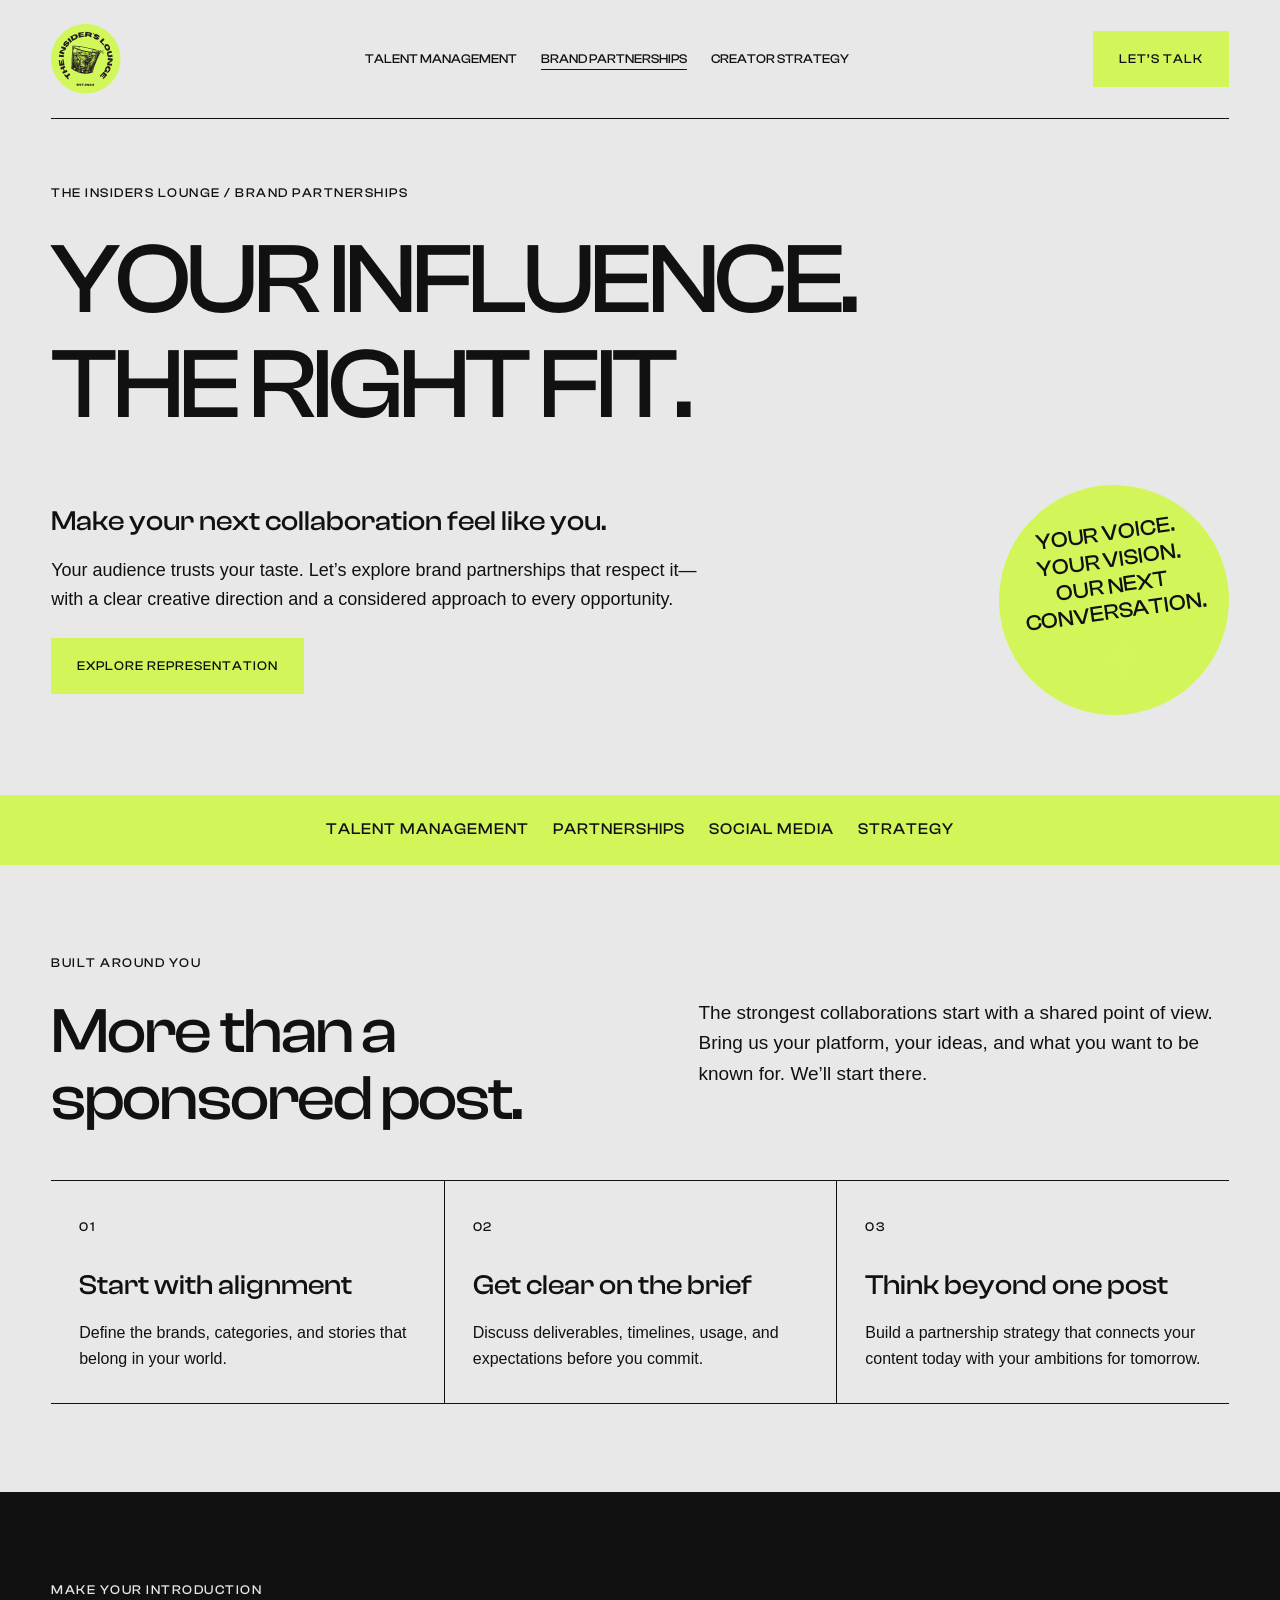
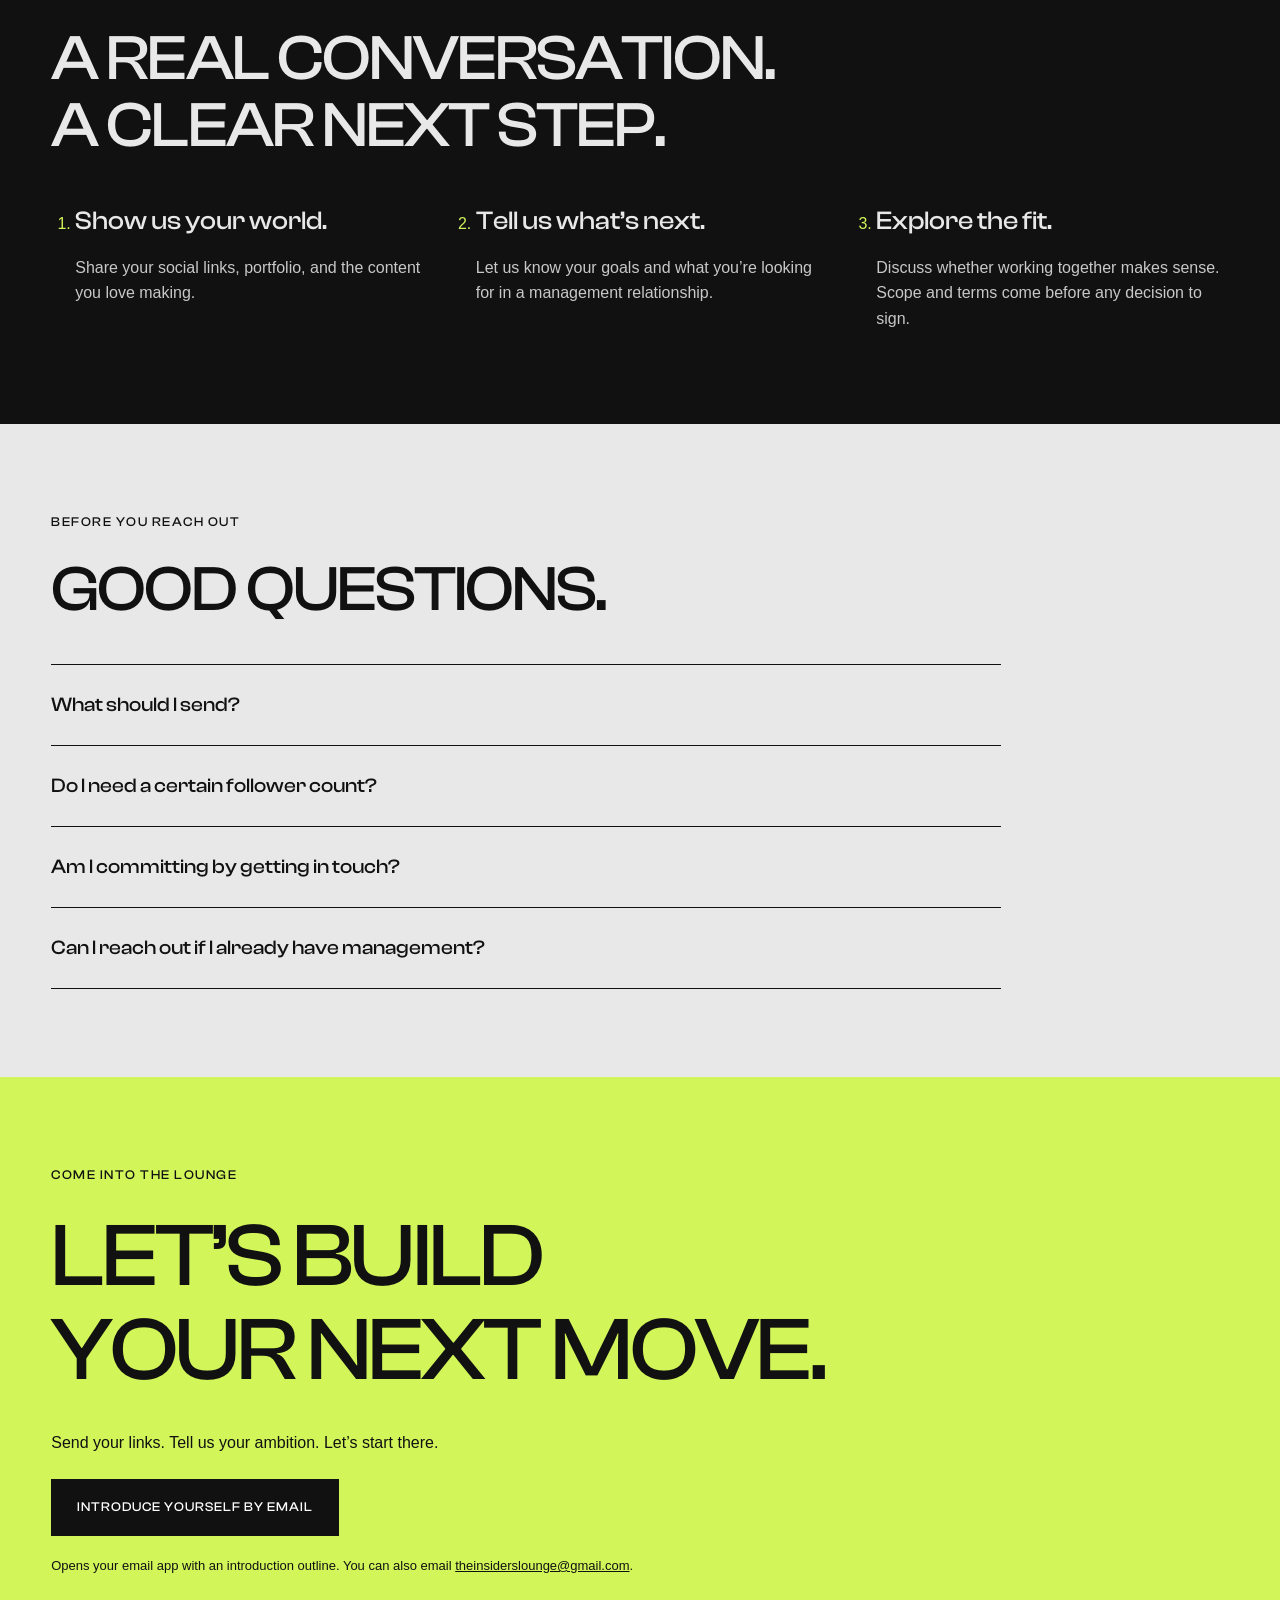
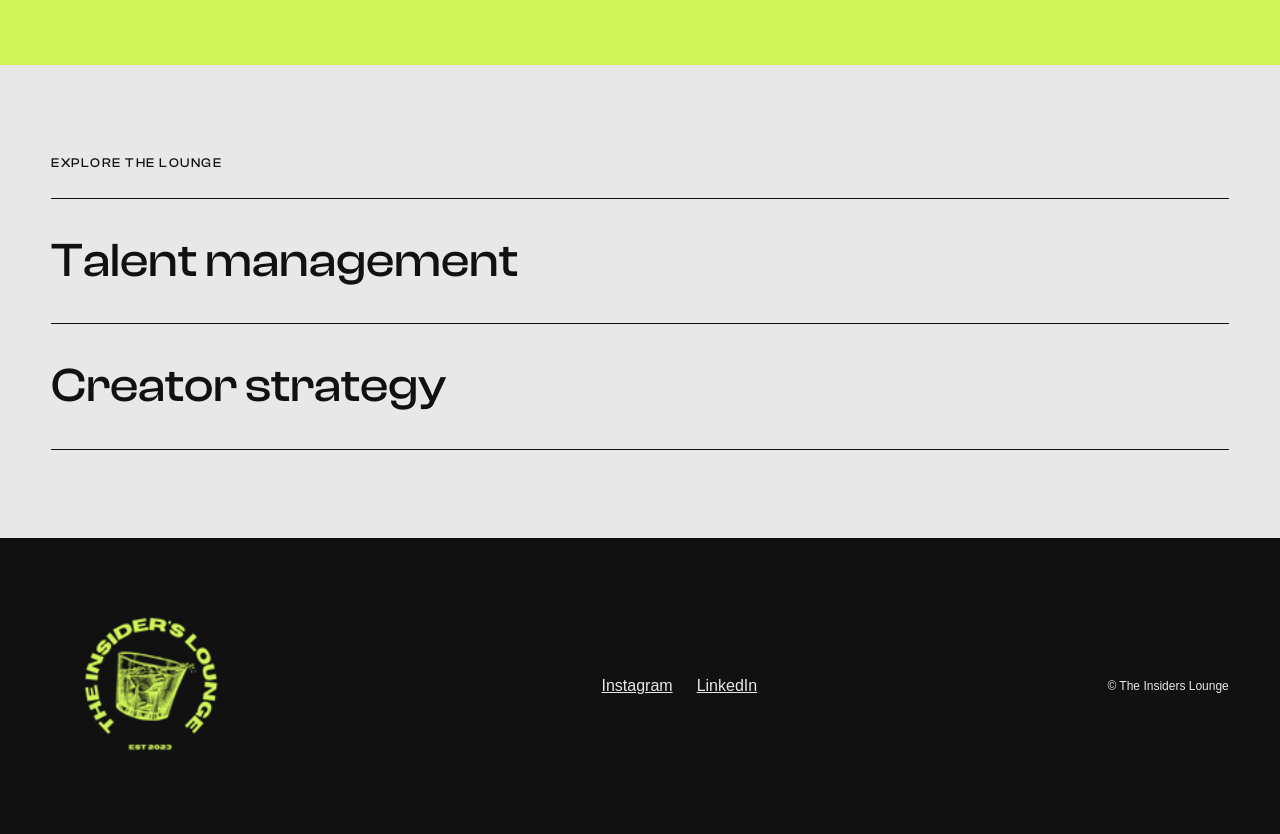
<file: brand-partnerships.html>
<!DOCTYPE html>
<html lang="en"><head>
<meta charset="utf-8"><meta name="robots" content="noindex, nofollow"><meta name="viewport" content="width=device-width, initial-scale=1">
<title>Brand partnerships for creators | The Insiders Lounge</title><meta name="description" content="Your audience trusts your taste. Let’s explore brand partnerships that respect it—with a clear creative direction and a considered approach to every opportunity.">
<link rel="canonical" href="https://theinsiderslounge.com/brand-partnerships.html">
<meta property="og:type" content="website"><meta property="og:title" content="Brand partnerships for creators | The Insiders Lounge"><meta property="og:description" content="Your audience trusts your taste. Let’s explore brand partnerships that respect it—with a clear creative direction and a considered approach to every opportunity."><meta property="og:url" content="https://theinsiderslounge.com/brand-partnerships.html"><meta property="og:image" content="https://theinsiderslounge.com/images/og-image.png"><meta name="twitter:card" content="summary_large_image">
<link rel="icon" href="images/favicon.png"><link rel="stylesheet" href="css/normalize.css"><link rel="stylesheet" href="css/webflow.css"><link rel="stylesheet" href="css/terrances-ultra-awesome-site.webflow.css"><link rel="stylesheet" href="css/talent.css">
</head><body class="talent-page">
<a class="talent-skip" href="#main">Skip to content</a>
<header class="talent-header talent-shell"><a href="index.html" aria-label="The Insiders Lounge home"><img src="images/svgexport-1-51.svg" width="70" height="70" alt=""></a><nav aria-label="Talent navigation"><a href="talent-management.html">Talent management</a><a href="brand-partnerships.html" aria-current="page">Brand partnerships</a><a href="creator-strategy.html">Creator strategy</a></nav><a class="talent-button" href="#join">Let’s talk</a></header>
<main id="main">
<section class="talent-hero talent-shell"><p class="talent-eyebrow">The Insiders Lounge / Brand partnerships</p><h1>YOUR INFLUENCE.<br>THE RIGHT FIT.</h1><div class="talent-hero-bottom"><div><h2>Make your next collaboration feel like you.</h2><p>Your audience trusts your taste. Let’s explore brand partnerships that respect it—with a clear creative direction and a considered approach to every opportunity.</p><a class="talent-button" href="#join">Explore representation</a></div><div class="talent-stamp" aria-hidden="true">YOUR VOICE.<br>YOUR VISION.<br>OUR NEXT<br>CONVERSATION.<img src="images/icon-star.svg" width="42" height="42" alt=""></div></div></section>
<div class="talent-strip"><span>Talent management</span><span>Partnerships</span><span>Social media</span><span>Strategy</span></div>
<section class="talent-section talent-shell"><p class="talent-eyebrow">Built around you</p><div class="talent-intro"><h2>More than a sponsored post.</h2><p>The strongest collaborations start with a shared point of view. Bring us your platform, your ideas, and what you want to be known for. We’ll start there.</p></div><div class="talent-cards"><article class="talent-card"><span class="talent-eyebrow">01</span><h3>Start with alignment</h3><p>Define the brands, categories, and stories that belong in your world.</p></article><article class="talent-card"><span class="talent-eyebrow">02</span><h3>Get clear on the brief</h3><p>Discuss deliverables, timelines, usage, and expectations before you commit.</p></article><article class="talent-card"><span class="talent-eyebrow">03</span><h3>Think beyond one post</h3><p>Build a partnership strategy that connects your content today with your ambitions for tomorrow.</p></article></div></section>
<section class="talent-dark"><div class="talent-shell talent-section"><p class="talent-eyebrow">Make your introduction</p><h2>A REAL CONVERSATION.<br>A CLEAR NEXT STEP.</h2><ol class="talent-steps"><li><h3>Show us your world.</h3><p>Share your social links, portfolio, and the content you love making.</p></li><li><h3>Tell us what’s next.</h3><p>Let us know your goals and what you’re looking for in a management relationship.</p></li><li><h3>Explore the fit.</h3><p>Discuss whether working together makes sense. Scope and terms come before any decision to sign.</p></li></ol></div></section>
<section class="talent-section talent-shell"><p class="talent-eyebrow">Before you reach out</p><h2>GOOD QUESTIONS.</h2><div class="talent-faq"><details><summary>What should I send?</summary><p>Your name, links to your channels or portfolio, your content focus, and a few lines about what you want to build next.</p></details><details><summary>Do I need a certain follower count?</summary><p>Include your audience size alongside your content and goals. Your introduction gives us the context to discuss fit; this page does not set a follower minimum.</p></details><details><summary>Am I committing by getting in touch?</summary><p>No. An inquiry starts a conversation. Representation requires a separate discussion and agreement on scope and terms.</p></details><details><summary>Can I reach out if I already have management?</summary><p>You can introduce yourself and discuss future goals. Review your current agreement before making any changes to your representation.</p></details></div></section>
<section id="join" class="talent-join"><div class="talent-shell talent-section"><p class="talent-eyebrow">Come into the lounge</p><h2>LET’S BUILD<br>YOUR NEXT MOVE.</h2><p>Send your links. Tell us your ambition. Let’s start there.</p><a class="talent-button talent-button-dark" href="mailto:theinsiderslounge@gmail.com?subject=Talent%20inquiry%20%E2%80%94%20Brand%20partnerships&amp;body=Hi%20The%20Insiders%20Lounge%2C%0A%0AMy%20name%3A%0ASocial%20/%20portfolio%20links%3A%0AMy%20content%20focus%3A%0AWhat%20I%20want%20to%20build%20next%3A%0AThe%20support%20I%20am%20looking%20for%3A%0A%0A">Introduce yourself by email</a><p class="talent-email-note">Opens your email app with an introduction outline. You can also email <a href="mailto:theinsiderslounge@gmail.com">theinsiderslounge@gmail.com</a>.</p></div></section>
<section class="talent-section talent-shell"><p class="talent-eyebrow">Explore the lounge</p><a class="talent-related" href="talent-management.html"><span>Talent management</span></a><a class="talent-related" href="creator-strategy.html"><span>Creator strategy</span></a></section>
</main><footer class="talent-dark"><div class="talent-footer talent-shell"><a href="index.html"><img src="images/white-logo.png" alt="The Insiders Lounge" width="200" loading="lazy"></a><nav aria-label="Social links"><a href="https://www.instagram.com/theinsiderslounge/">Instagram</a><a href="https://www.linkedin.com/company/insiderslounge">LinkedIn</a></nav><p>© The Insiders Lounge</p></div></footer>
</body></html>
</file>
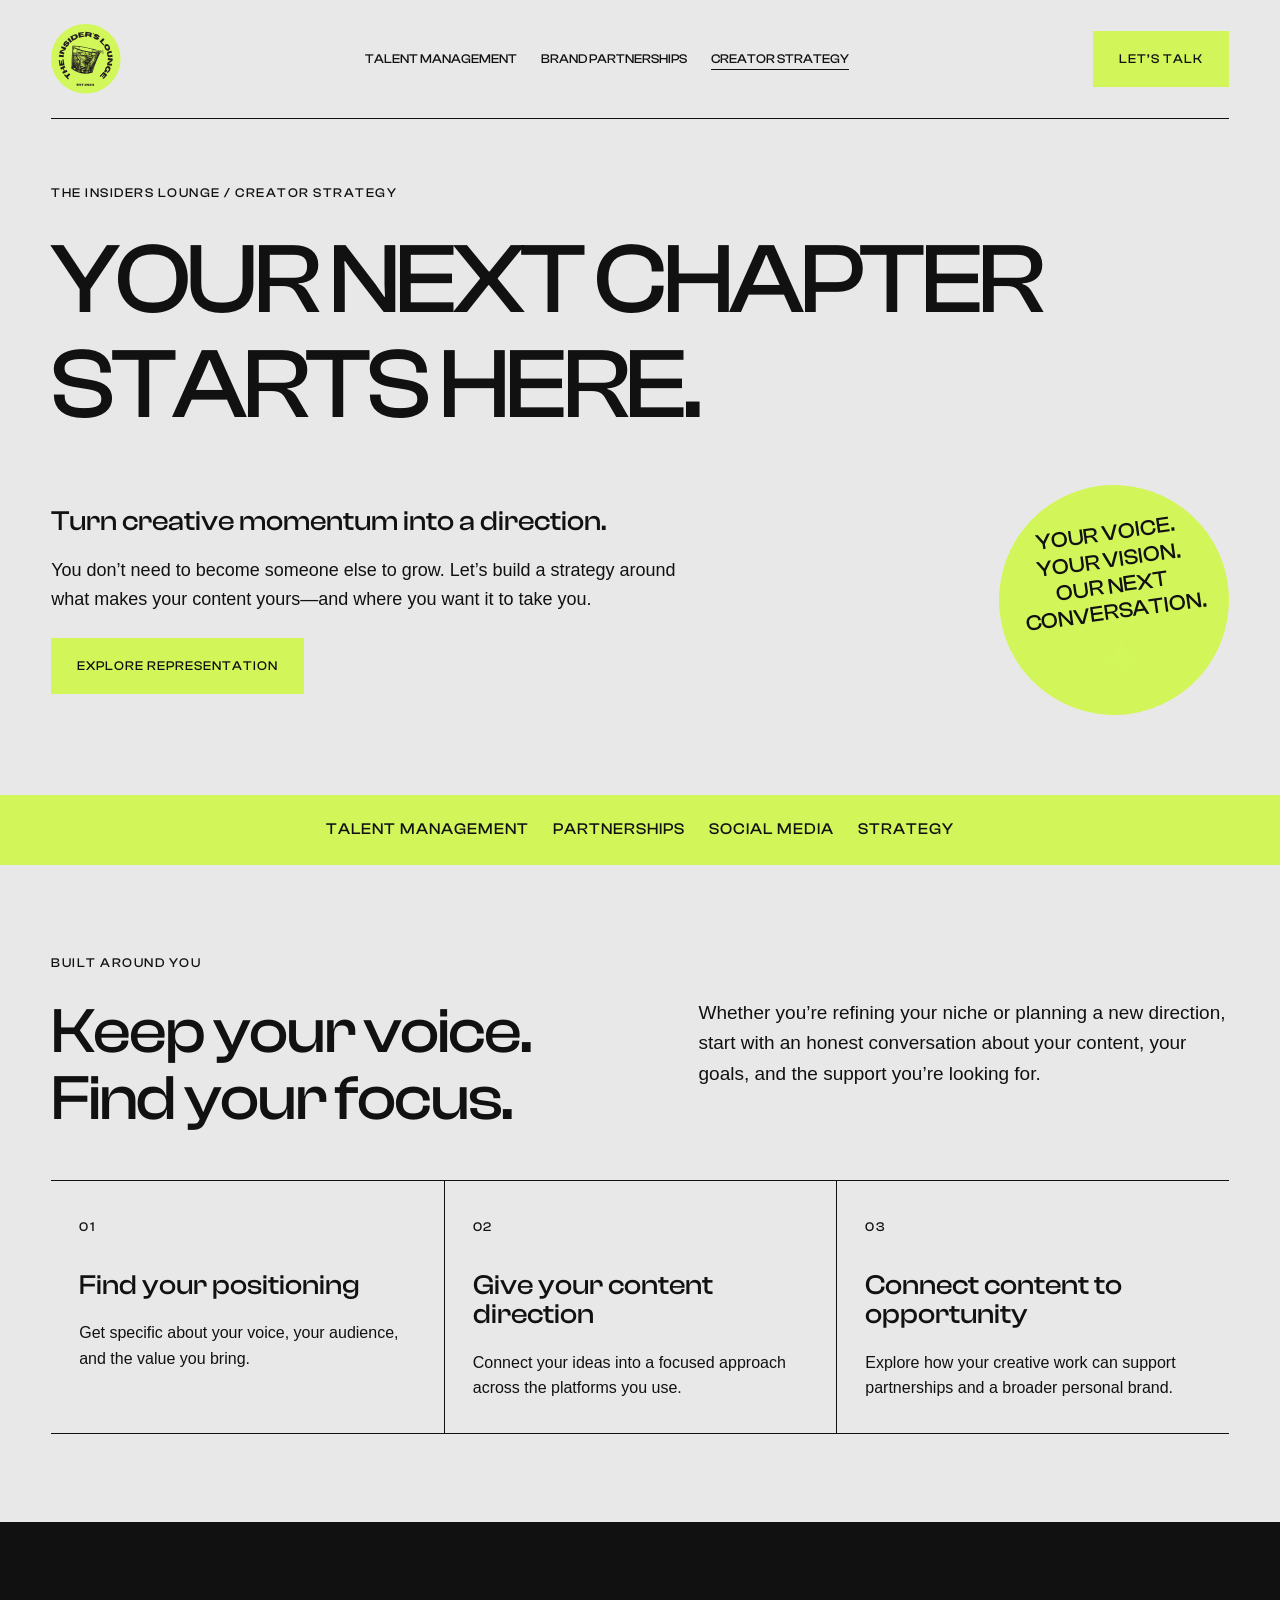
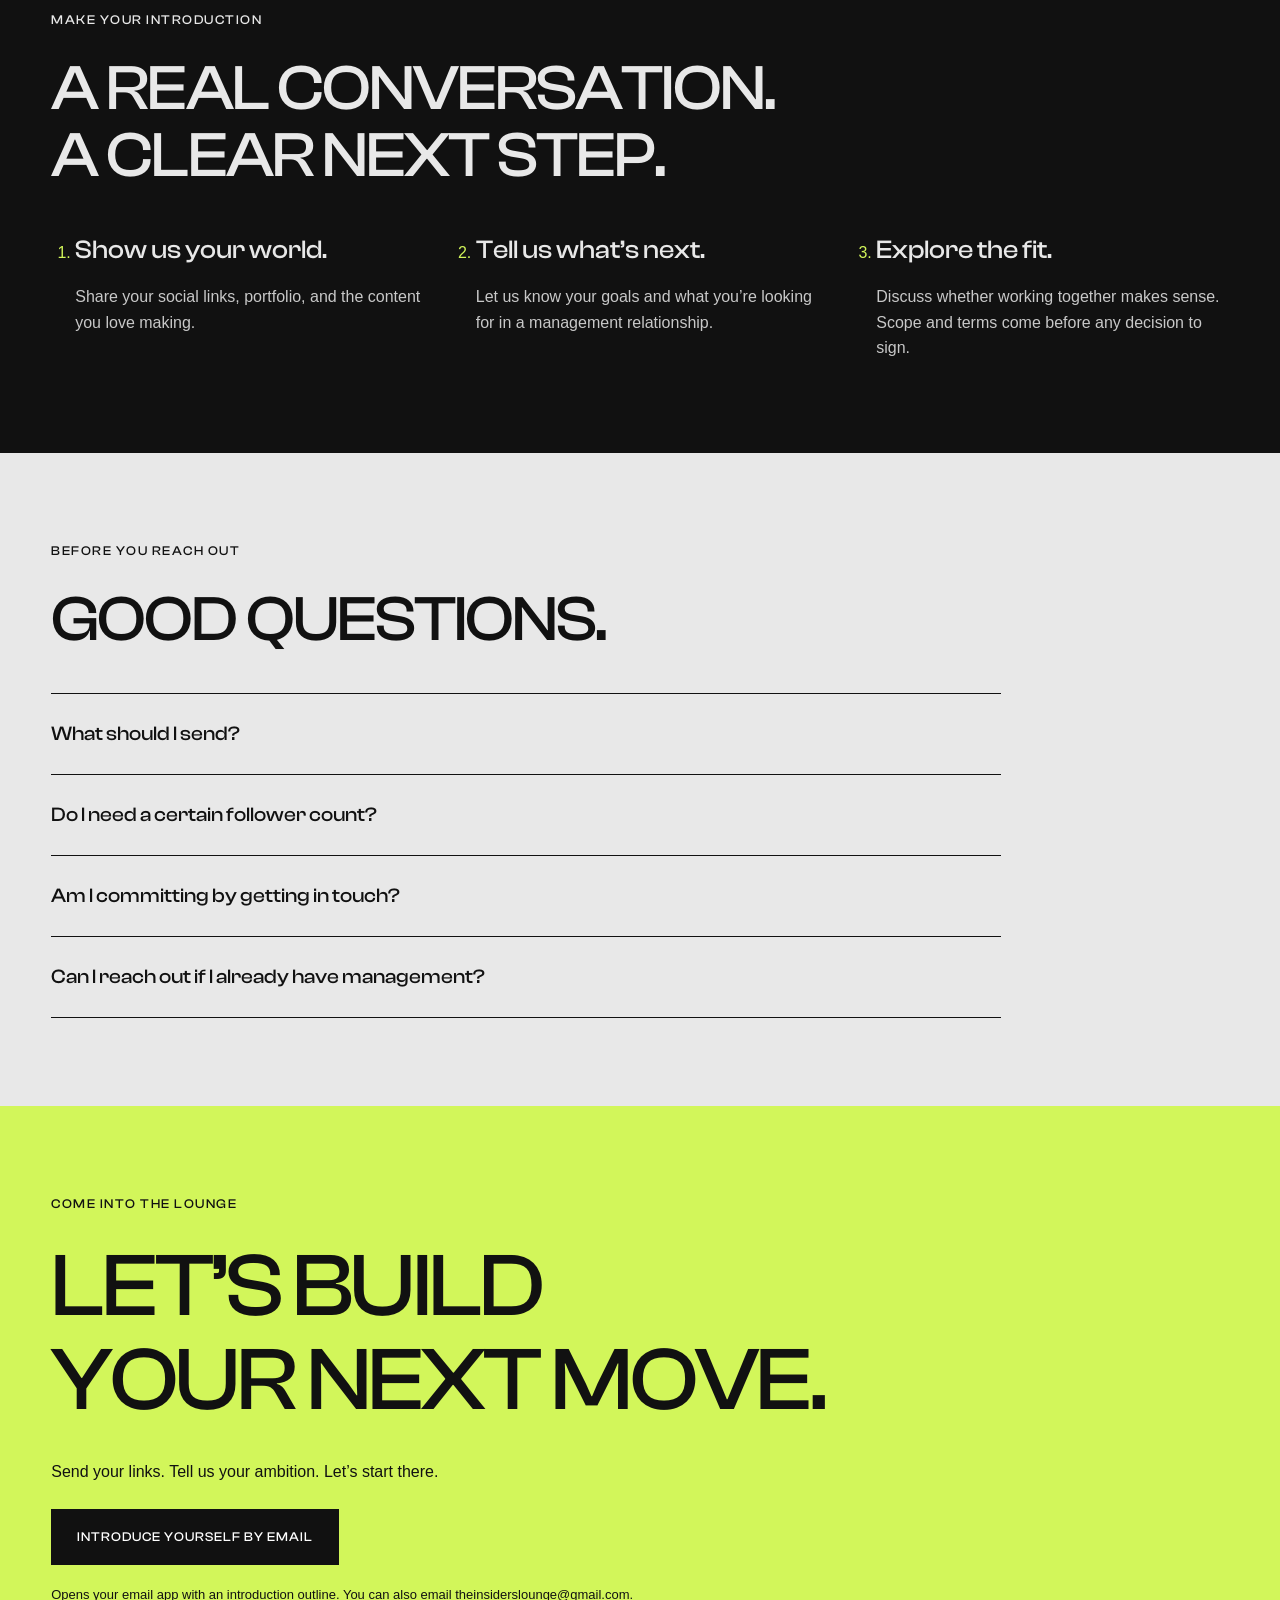
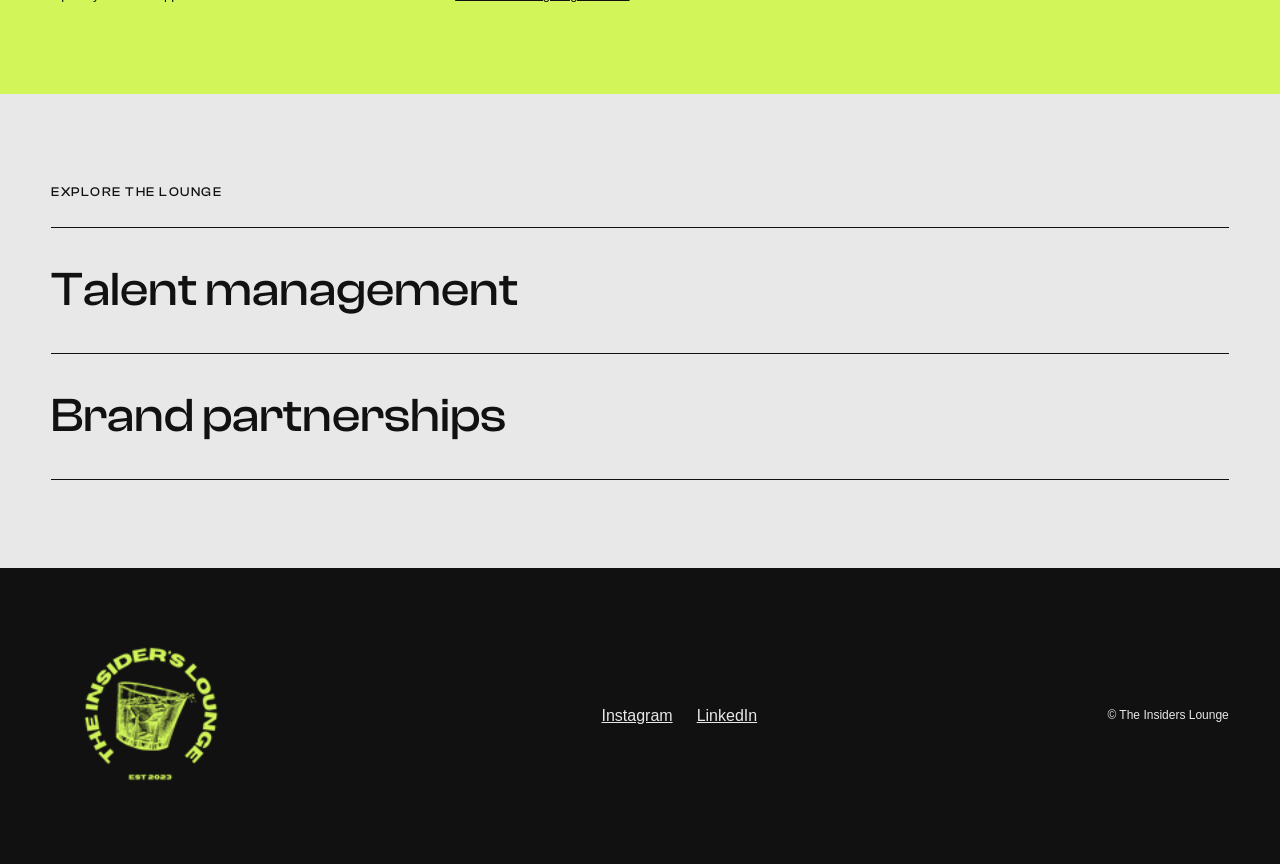
<file: creator-strategy.html>
<!DOCTYPE html>
<html lang="en"><head>
<meta charset="utf-8"><meta name="robots" content="noindex, nofollow"><meta name="viewport" content="width=device-width, initial-scale=1">
<title>Creator strategy for creators | The Insiders Lounge</title><meta name="description" content="You don’t need to become someone else to grow. Let’s build a strategy around what makes your content yours—and where you want it to take you.">
<link rel="canonical" href="https://theinsiderslounge.com/creator-strategy.html">
<meta property="og:type" content="website"><meta property="og:title" content="Creator strategy for creators | The Insiders Lounge"><meta property="og:description" content="You don’t need to become someone else to grow. Let’s build a strategy around what makes your content yours—and where you want it to take you."><meta property="og:url" content="https://theinsiderslounge.com/creator-strategy.html"><meta property="og:image" content="https://theinsiderslounge.com/images/og-image.png"><meta name="twitter:card" content="summary_large_image">
<link rel="icon" href="images/favicon.png"><link rel="stylesheet" href="css/normalize.css"><link rel="stylesheet" href="css/webflow.css"><link rel="stylesheet" href="css/terrances-ultra-awesome-site.webflow.css"><link rel="stylesheet" href="css/talent.css">
</head><body class="talent-page">
<a class="talent-skip" href="#main">Skip to content</a>
<header class="talent-header talent-shell"><a href="index.html" aria-label="The Insiders Lounge home"><img src="images/svgexport-1-51.svg" width="70" height="70" alt=""></a><nav aria-label="Talent navigation"><a href="talent-management.html">Talent management</a><a href="brand-partnerships.html">Brand partnerships</a><a href="creator-strategy.html" aria-current="page">Creator strategy</a></nav><a class="talent-button" href="#join">Let’s talk</a></header>
<main id="main">
<section class="talent-hero talent-shell"><p class="talent-eyebrow">The Insiders Lounge / Creator strategy</p><h1>YOUR NEXT CHAPTER<br>STARTS HERE.</h1><div class="talent-hero-bottom"><div><h2>Turn creative momentum into a direction.</h2><p>You don’t need to become someone else to grow. Let’s build a strategy around what makes your content yours—and where you want it to take you.</p><a class="talent-button" href="#join">Explore representation</a></div><div class="talent-stamp" aria-hidden="true">YOUR VOICE.<br>YOUR VISION.<br>OUR NEXT<br>CONVERSATION.<img src="images/icon-star.svg" width="42" height="42" alt=""></div></div></section>
<div class="talent-strip"><span>Talent management</span><span>Partnerships</span><span>Social media</span><span>Strategy</span></div>
<section class="talent-section talent-shell"><p class="talent-eyebrow">Built around you</p><div class="talent-intro"><h2>Keep your voice. Find your focus.</h2><p>Whether you’re refining your niche or planning a new direction, start with an honest conversation about your content, your goals, and the support you’re looking for.</p></div><div class="talent-cards"><article class="talent-card"><span class="talent-eyebrow">01</span><h3>Find your positioning</h3><p>Get specific about your voice, your audience, and the value you bring.</p></article><article class="talent-card"><span class="talent-eyebrow">02</span><h3>Give your content direction</h3><p>Connect your ideas into a focused approach across the platforms you use.</p></article><article class="talent-card"><span class="talent-eyebrow">03</span><h3>Connect content to opportunity</h3><p>Explore how your creative work can support partnerships and a broader personal brand.</p></article></div></section>
<section class="talent-dark"><div class="talent-shell talent-section"><p class="talent-eyebrow">Make your introduction</p><h2>A REAL CONVERSATION.<br>A CLEAR NEXT STEP.</h2><ol class="talent-steps"><li><h3>Show us your world.</h3><p>Share your social links, portfolio, and the content you love making.</p></li><li><h3>Tell us what’s next.</h3><p>Let us know your goals and what you’re looking for in a management relationship.</p></li><li><h3>Explore the fit.</h3><p>Discuss whether working together makes sense. Scope and terms come before any decision to sign.</p></li></ol></div></section>
<section class="talent-section talent-shell"><p class="talent-eyebrow">Before you reach out</p><h2>GOOD QUESTIONS.</h2><div class="talent-faq"><details><summary>What should I send?</summary><p>Your name, links to your channels or portfolio, your content focus, and a few lines about what you want to build next.</p></details><details><summary>Do I need a certain follower count?</summary><p>Include your audience size alongside your content and goals. Your introduction gives us the context to discuss fit; this page does not set a follower minimum.</p></details><details><summary>Am I committing by getting in touch?</summary><p>No. An inquiry starts a conversation. Representation requires a separate discussion and agreement on scope and terms.</p></details><details><summary>Can I reach out if I already have management?</summary><p>You can introduce yourself and discuss future goals. Review your current agreement before making any changes to your representation.</p></details></div></section>
<section id="join" class="talent-join"><div class="talent-shell talent-section"><p class="talent-eyebrow">Come into the lounge</p><h2>LET’S BUILD<br>YOUR NEXT MOVE.</h2><p>Send your links. Tell us your ambition. Let’s start there.</p><a class="talent-button talent-button-dark" href="mailto:theinsiderslounge@gmail.com?subject=Talent%20inquiry%20%E2%80%94%20Creator%20strategy&amp;body=Hi%20The%20Insiders%20Lounge%2C%0A%0AMy%20name%3A%0ASocial%20/%20portfolio%20links%3A%0AMy%20content%20focus%3A%0AWhat%20I%20want%20to%20build%20next%3A%0AThe%20support%20I%20am%20looking%20for%3A%0A%0A">Introduce yourself by email</a><p class="talent-email-note">Opens your email app with an introduction outline. You can also email <a href="mailto:theinsiderslounge@gmail.com">theinsiderslounge@gmail.com</a>.</p></div></section>
<section class="talent-section talent-shell"><p class="talent-eyebrow">Explore the lounge</p><a class="talent-related" href="talent-management.html"><span>Talent management</span></a><a class="talent-related" href="brand-partnerships.html"><span>Brand partnerships</span></a></section>
</main><footer class="talent-dark"><div class="talent-footer talent-shell"><a href="index.html"><img src="images/white-logo.png" alt="The Insiders Lounge" width="200" loading="lazy"></a><nav aria-label="Social links"><a href="https://www.instagram.com/theinsiderslounge/">Instagram</a><a href="https://www.linkedin.com/company/insiderslounge">LinkedIn</a></nav><p>© The Insiders Lounge</p></div></footer>
</body></html>
</file>
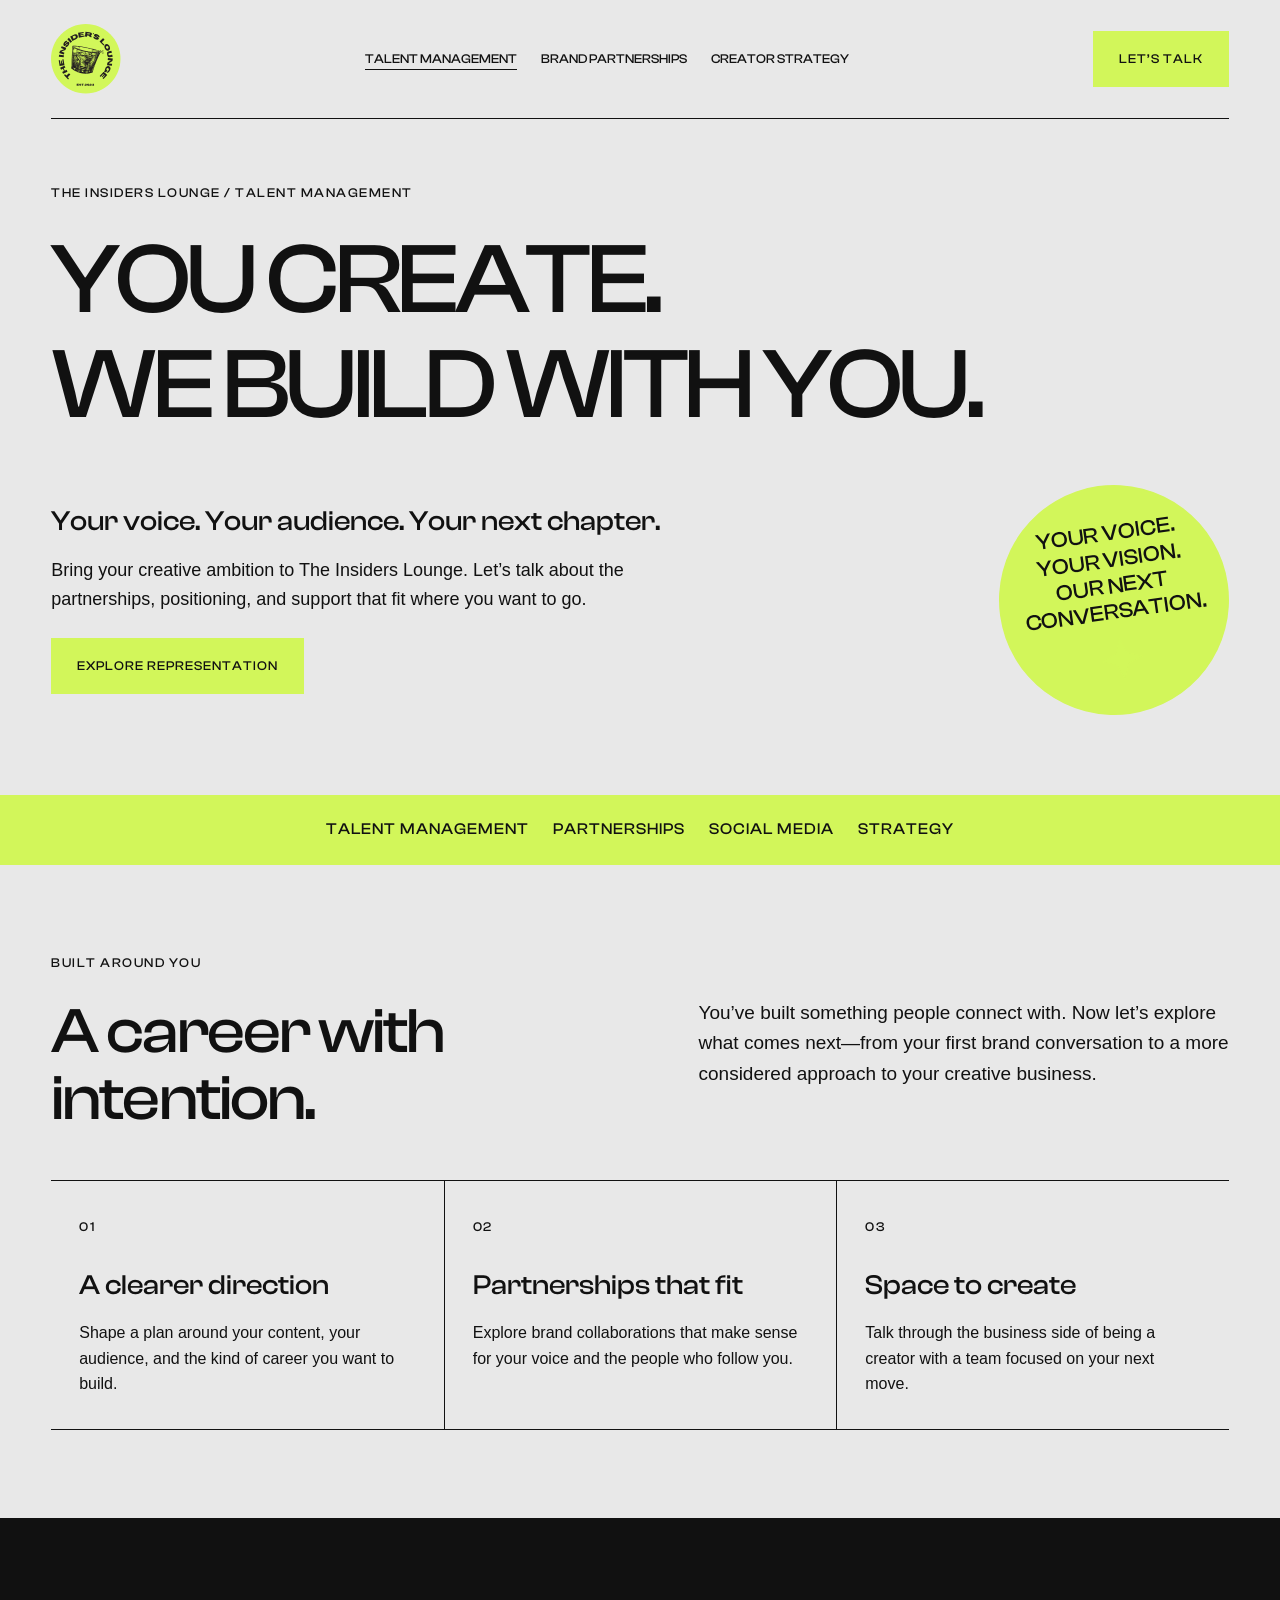
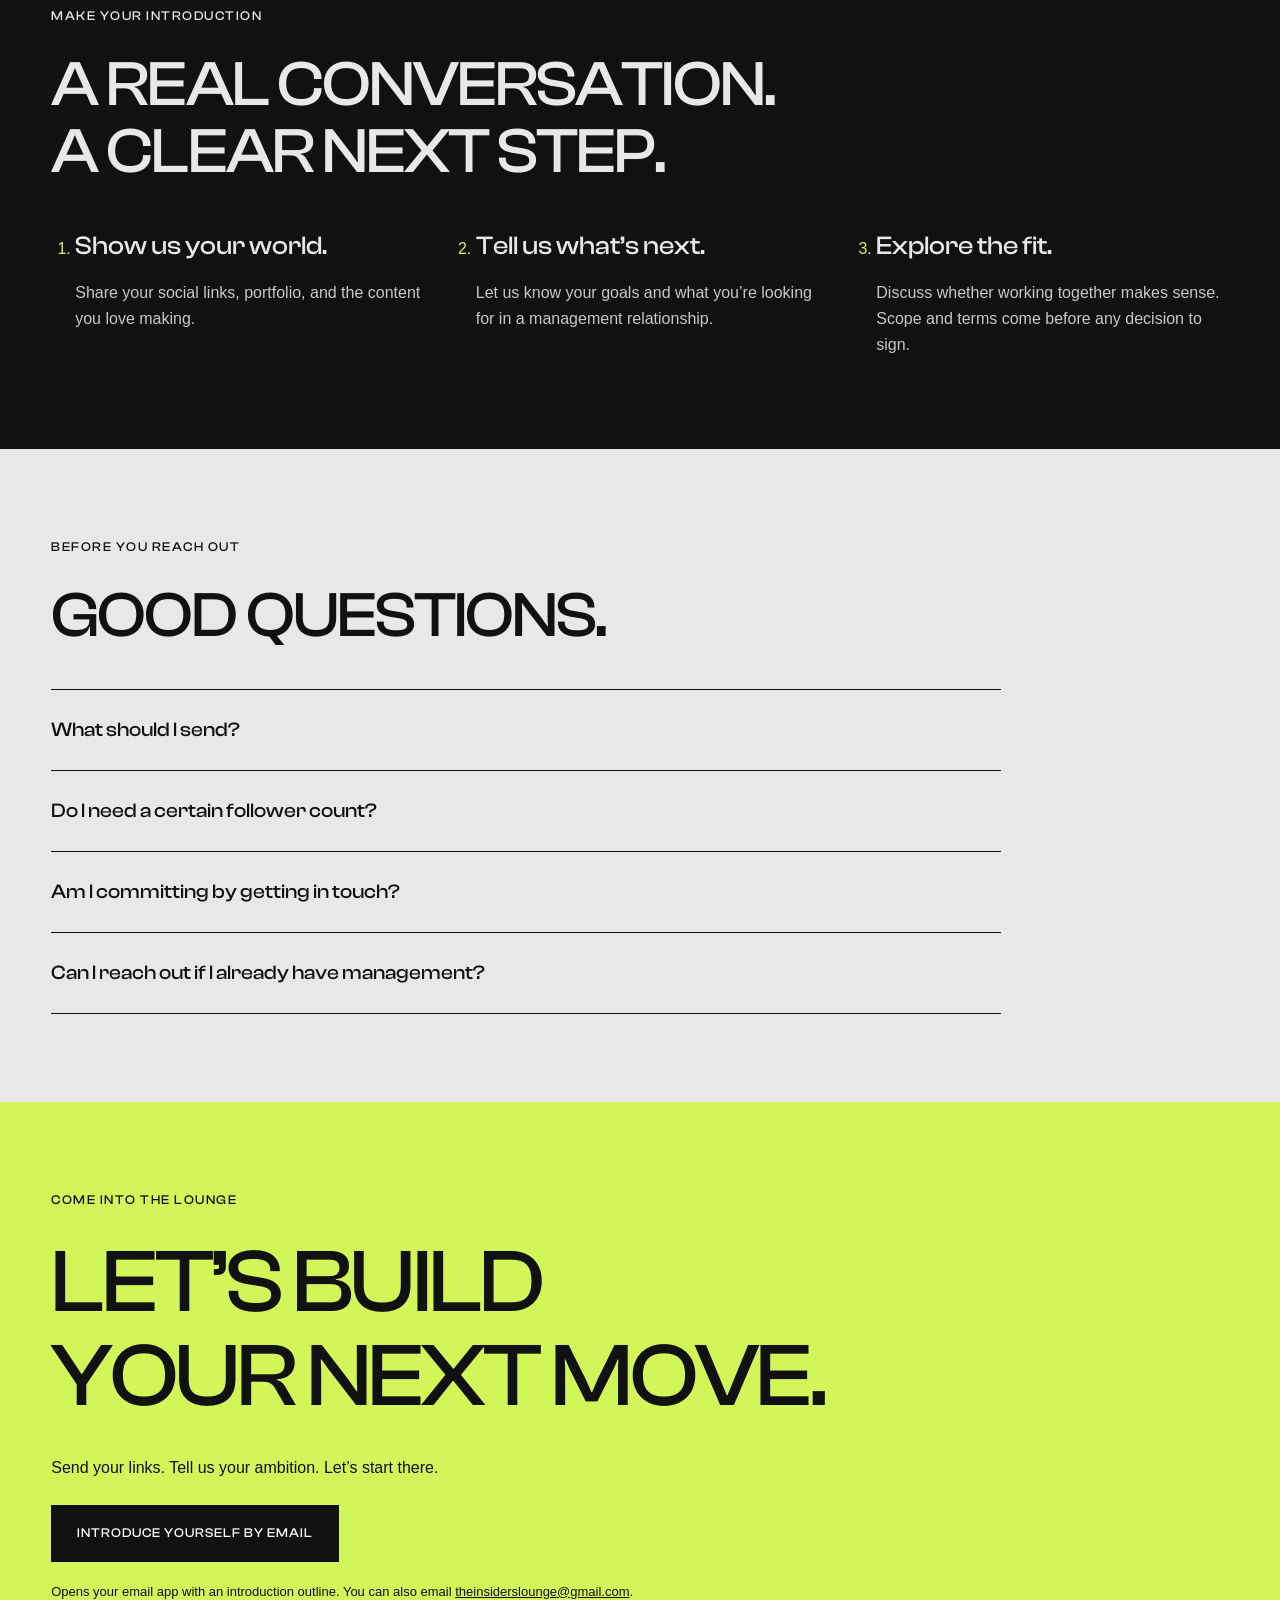
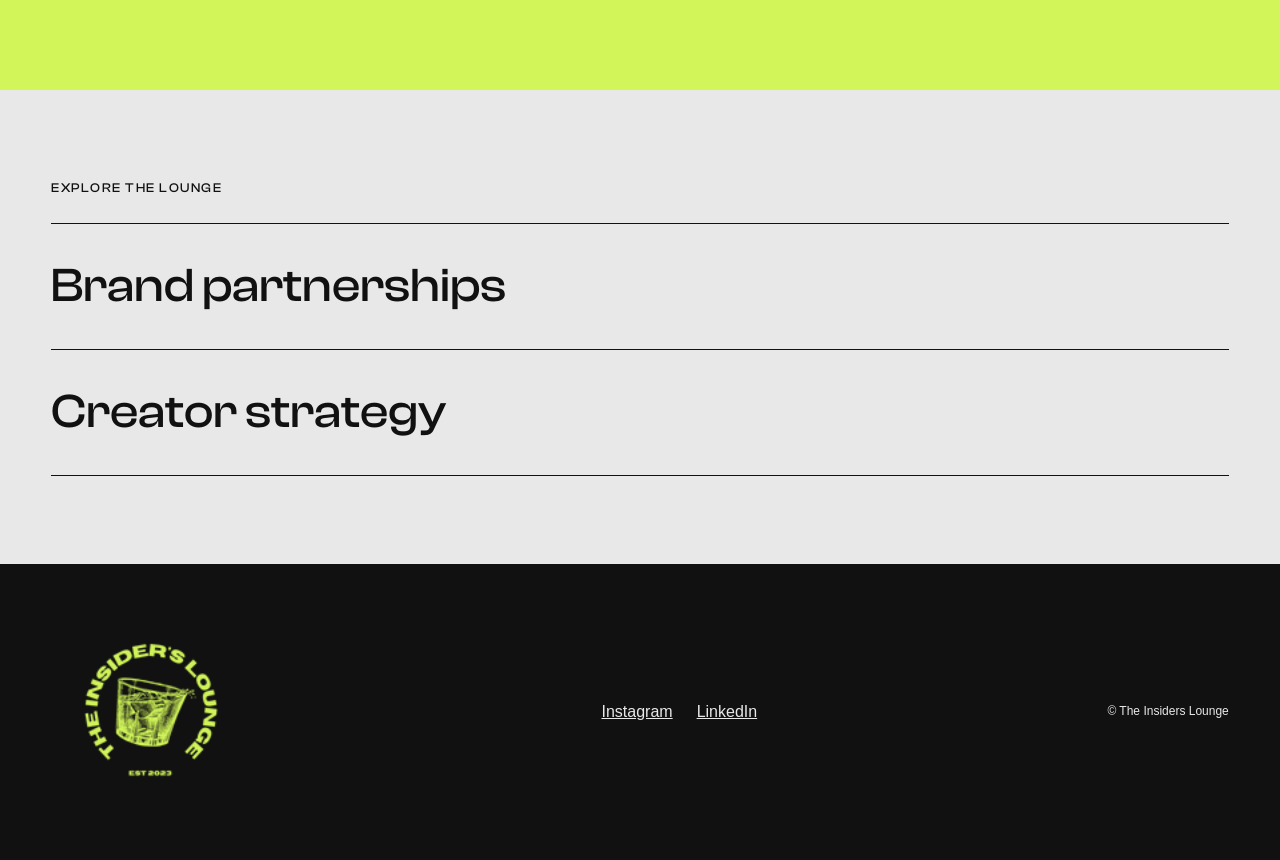
<file: talent-management.html>
<!DOCTYPE html>
<html lang="en"><head>
<meta charset="utf-8"><meta name="robots" content="noindex, nofollow"><meta name="viewport" content="width=device-width, initial-scale=1">
<title>Talent management for creators | The Insiders Lounge</title><meta name="description" content="Bring your creative ambition to The Insiders Lounge. Let’s talk about the partnerships, positioning, and support that fit where you want to go.">
<link rel="canonical" href="https://theinsiderslounge.com/talent-management.html">
<meta property="og:type" content="website"><meta property="og:title" content="Talent management for creators | The Insiders Lounge"><meta property="og:description" content="Bring your creative ambition to The Insiders Lounge. Let’s talk about the partnerships, positioning, and support that fit where you want to go."><meta property="og:url" content="https://theinsiderslounge.com/talent-management.html"><meta property="og:image" content="https://theinsiderslounge.com/images/og-image.png"><meta name="twitter:card" content="summary_large_image">
<link rel="icon" href="images/favicon.png"><link rel="stylesheet" href="css/normalize.css"><link rel="stylesheet" href="css/webflow.css"><link rel="stylesheet" href="css/terrances-ultra-awesome-site.webflow.css"><link rel="stylesheet" href="css/talent.css">
</head><body class="talent-page">
<a class="talent-skip" href="#main">Skip to content</a>
<header class="talent-header talent-shell"><a href="index.html" aria-label="The Insiders Lounge home"><img src="images/svgexport-1-51.svg" width="70" height="70" alt=""></a><nav aria-label="Talent navigation"><a href="talent-management.html" aria-current="page">Talent management</a><a href="brand-partnerships.html">Brand partnerships</a><a href="creator-strategy.html">Creator strategy</a></nav><a class="talent-button" href="#join">Let’s talk</a></header>
<main id="main">
<section class="talent-hero talent-shell"><p class="talent-eyebrow">The Insiders Lounge / Talent management</p><h1>YOU CREATE.<br>WE BUILD WITH YOU.</h1><div class="talent-hero-bottom"><div><h2>Your voice. Your audience. Your next chapter.</h2><p>Bring your creative ambition to The Insiders Lounge. Let’s talk about the partnerships, positioning, and support that fit where you want to go.</p><a class="talent-button" href="#join">Explore representation</a></div><div class="talent-stamp" aria-hidden="true">YOUR VOICE.<br>YOUR VISION.<br>OUR NEXT<br>CONVERSATION.<img src="images/icon-star.svg" width="42" height="42" alt=""></div></div></section>
<div class="talent-strip"><span>Talent management</span><span>Partnerships</span><span>Social media</span><span>Strategy</span></div>
<section class="talent-section talent-shell"><p class="talent-eyebrow">Built around you</p><div class="talent-intro"><h2>A career with intention.</h2><p>You’ve built something people connect with. Now let’s explore what comes next—from your first brand conversation to a more considered approach to your creative business.</p></div><div class="talent-cards"><article class="talent-card"><span class="talent-eyebrow">01</span><h3>A clearer direction</h3><p>Shape a plan around your content, your audience, and the kind of career you want to build.</p></article><article class="talent-card"><span class="talent-eyebrow">02</span><h3>Partnerships that fit</h3><p>Explore brand collaborations that make sense for your voice and the people who follow you.</p></article><article class="talent-card"><span class="talent-eyebrow">03</span><h3>Space to create</h3><p>Talk through the business side of being a creator with a team focused on your next move.</p></article></div></section>
<section class="talent-dark"><div class="talent-shell talent-section"><p class="talent-eyebrow">Make your introduction</p><h2>A REAL CONVERSATION.<br>A CLEAR NEXT STEP.</h2><ol class="talent-steps"><li><h3>Show us your world.</h3><p>Share your social links, portfolio, and the content you love making.</p></li><li><h3>Tell us what’s next.</h3><p>Let us know your goals and what you’re looking for in a management relationship.</p></li><li><h3>Explore the fit.</h3><p>Discuss whether working together makes sense. Scope and terms come before any decision to sign.</p></li></ol></div></section>
<section class="talent-section talent-shell"><p class="talent-eyebrow">Before you reach out</p><h2>GOOD QUESTIONS.</h2><div class="talent-faq"><details><summary>What should I send?</summary><p>Your name, links to your channels or portfolio, your content focus, and a few lines about what you want to build next.</p></details><details><summary>Do I need a certain follower count?</summary><p>Include your audience size alongside your content and goals. Your introduction gives us the context to discuss fit; this page does not set a follower minimum.</p></details><details><summary>Am I committing by getting in touch?</summary><p>No. An inquiry starts a conversation. Representation requires a separate discussion and agreement on scope and terms.</p></details><details><summary>Can I reach out if I already have management?</summary><p>You can introduce yourself and discuss future goals. Review your current agreement before making any changes to your representation.</p></details></div></section>
<section id="join" class="talent-join"><div class="talent-shell talent-section"><p class="talent-eyebrow">Come into the lounge</p><h2>LET’S BUILD<br>YOUR NEXT MOVE.</h2><p>Send your links. Tell us your ambition. Let’s start there.</p><a class="talent-button talent-button-dark" href="mailto:theinsiderslounge@gmail.com?subject=Talent%20inquiry%20%E2%80%94%20Talent%20management&amp;body=Hi%20The%20Insiders%20Lounge%2C%0A%0AMy%20name%3A%0ASocial%20/%20portfolio%20links%3A%0AMy%20content%20focus%3A%0AWhat%20I%20want%20to%20build%20next%3A%0AThe%20support%20I%20am%20looking%20for%3A%0A%0A">Introduce yourself by email</a><p class="talent-email-note">Opens your email app with an introduction outline. You can also email <a href="mailto:theinsiderslounge@gmail.com">theinsiderslounge@gmail.com</a>.</p></div></section>
<section class="talent-section talent-shell"><p class="talent-eyebrow">Explore the lounge</p><a class="talent-related" href="brand-partnerships.html"><span>Brand partnerships</span></a><a class="talent-related" href="creator-strategy.html"><span>Creator strategy</span></a></section>
</main><footer class="talent-dark"><div class="talent-footer talent-shell"><a href="index.html"><img src="images/white-logo.png" alt="The Insiders Lounge" width="200" loading="lazy"></a><nav aria-label="Social links"><a href="https://www.instagram.com/theinsiderslounge/">Instagram</a><a href="https://www.linkedin.com/company/insiderslounge">LinkedIn</a></nav><p>© The Insiders Lounge</p></div></footer>
</body></html>
</file>
<file: css/webflow.css>
@font-face {
  font-family: 'webflow-icons';
  src: url("[data-uri]") format('truetype');
  font-weight: normal;
  font-style: normal;
}
[class^="w-icon-"],
[class*=" w-icon-"] {
  /* use !important to prevent issues with browser extensions that change fonts */
  font-family: 'webflow-icons' !important;
  speak: none;
  font-style: normal;
  font-weight: normal;
  font-variant: normal;
  text-transform: none;
  line-height: 1;
  /* Better Font Rendering =========== */
  -webkit-font-smoothing: antialiased;
  -moz-osx-font-smoothing: grayscale;
}
.w-icon-slider-right:before {
  content: "\e600";
}
.w-icon-slider-left:before {
  content: "\e601";
}
.w-icon-nav-menu:before {
  content: "\e602";
}
.w-icon-arrow-down:before,
.w-icon-dropdown-toggle:before {
  content: "\e603";
}
.w-icon-file-upload-remove:before {
  content: "\e900";
}
.w-icon-file-upload-icon:before {
  content: "\e903";
}
* {
  -webkit-box-sizing: border-box;
  -moz-box-sizing: border-box;
  box-sizing: border-box;
}
html {
  height: 100%;
}
body {
  margin: 0;
  min-height: 100%;
  background-color: #fff;
  font-family: Arial, sans-serif;
  font-size: 14px;
  line-height: 20px;
  color: #333;
}
img {
  max-width: 100%;
  vertical-align: middle;
  display: inline-block;
}
html.w-mod-touch * {
  background-attachment: scroll !important;
}
.w-block {
  display: block;
}
.w-inline-block {
  max-width: 100%;
  display: inline-block;
}
.w-clearfix:before,
.w-clearfix:after {
  content: " ";
  display: table;
  grid-column-start: 1;
  grid-row-start: 1;
  grid-column-end: 2;
  grid-row-end: 2;
}
.w-clearfix:after {
  clear: both;
}
.w-hidden {
  display: none;
}
.w-button {
  display: inline-block;
  padding: 9px 15px;
  background-color: #3898EC;
  color: white;
  border: 0;
  line-height: inherit;
  text-decoration: none;
  cursor: pointer;
  border-radius: 0;
}
input.w-button {
  -webkit-appearance: button;
}
:where(button.w-popover-trigger) {
  background-color: transparent;
  border: 0;
  color: inherit;
  cursor: pointer;
  font: inherit;
  line-height: inherit;
  margin: 0;
  padding: 0;
  text-align: inherit;
  text-decoration: inherit;
}
.w-popover {
  position-anchor: none;
}
.w-popover[popover]:not(:popover-open) {
  display: none;
}
html[data-w-dynpage] [data-w-cloak] {
  color: transparent !important;
}
.w-code-block {
  margin: unset;
}
pre.w-code-block code {
  all: inherit;
}
pre.w-code-block code > span {
  display: block !important;
}
.w-optimization {
  display: contents;
}
.w-webflow-badge,
.w-webflow-badge > img {
  box-sizing: unset;
  width: unset;
  height: unset;
  max-height: unset;
  max-width: unset;
  min-height: unset;
  min-width: unset;
  margin: unset;
  padding: unset;
  float: unset;
  clear: unset;
  border: unset;
  border-radius: unset;
  background: unset;
  background-image: unset;
  background-position: unset;
  background-size: unset;
  background-repeat: unset;
  background-origin: unset;
  background-clip: unset;
  background-attachment: unset;
  background-color: unset;
  box-shadow: unset;
  transform: unset;
  transition: unset;
  direction: unset;
  font-family: unset;
  font-weight: unset;
  color: unset;
  font-size: unset;
  line-height: unset;
  font-style: unset;
  font-variant: unset;
  text-align: unset;
  letter-spacing: unset;
  text-decoration: unset;
  text-indent: unset;
  text-transform: unset;
  list-style-type: unset;
  text-shadow: unset;
  vertical-align: unset;
  cursor: unset;
  white-space: unset;
  word-break: unset;
  word-spacing: unset;
  word-wrap: unset;
}
.w-webflow-badge {
  position: fixed !important;
  display: inline-block !important;
  visibility: visible !important;
  opacity: 1 !important;
  z-index: 2147483647 !important;
  top: auto !important;
  right: 12px !important;
  bottom: 12px !important;
  left: auto !important;
  color: #aaadb0 !important;
  background-color: #fff !important;
  border-radius: 3px !important;
  padding: 6px !important;
  font-size: 12px !important;
  line-height: 14px !important;
  text-decoration: none !important;
  transform: none !important;
  margin: 0 !important;
  width: auto !important;
  height: auto !important;
  overflow: unset !important;
  white-space: nowrap;
  box-shadow: 0 0 0 1px rgba(0, 0, 0, 0.1), 0px 1px 3px rgba(0, 0, 0, 0.1);
  cursor: pointer;
}
.w-webflow-badge > img {
  position: unset;
  display: inline-block !important;
  visibility: unset !important;
  opacity: 1 !important;
  vertical-align: middle !important;
}
h1,
h2,
h3,
h4,
h5,
h6 {
  font-weight: bold;
  margin-bottom: 10px;
}
h1 {
  font-size: 38px;
  line-height: 44px;
  margin-top: 20px;
}
h2 {
  font-size: 32px;
  line-height: 36px;
  margin-top: 20px;
}
h3 {
  font-size: 24px;
  line-height: 30px;
  margin-top: 20px;
}
h4 {
  font-size: 18px;
  line-height: 24px;
  margin-top: 10px;
}
h5 {
  font-size: 14px;
  line-height: 20px;
  margin-top: 10px;
}
h6 {
  font-size: 12px;
  line-height: 18px;
  margin-top: 10px;
}
p {
  margin-top: 0;
  margin-bottom: 10px;
}
blockquote {
  margin: 0 0 10px 0;
  padding: 10px 20px;
  border-left: 5px solid #E2E2E2;
  font-size: 18px;
  line-height: 22px;
}
figure {
  margin: 0;
  margin-bottom: 10px;
}
figcaption {
  margin-top: 5px;
  text-align: center;
}
ul,
ol {
  margin-top: 0px;
  margin-bottom: 10px;
  padding-left: 40px;
}
.w-list-unstyled {
  padding-left: 0;
  list-style: none;
}
.w-embed:before,
.w-embed:after {
  content: " ";
  display: table;
  grid-column-start: 1;
  grid-row-start: 1;
  grid-column-end: 2;
  grid-row-end: 2;
}
.w-embed:after {
  clear: both;
}
.w-video {
  width: 100%;
  position: relative;
  padding: 0;
}
.w-video iframe,
.w-video object,
.w-video embed {
  position: absolute;
  top: 0;
  left: 0;
  width: 100%;
  height: 100%;
  border: none;
}
fieldset {
  padding: 0;
  margin: 0;
  border: 0;
}
button,
[type='button'],
[type='reset'] {
  border: 0;
  cursor: pointer;
  -webkit-appearance: button;
}
.w-form {
  margin: 0 0 15px;
}
.w-form-done {
  display: none;
  padding: 20px;
  text-align: center;
  background-color: #dddddd;
}
.w-form-fail {
  display: none;
  margin-top: 10px;
  padding: 10px;
  background-color: #ffdede;
}
label {
  display: block;
  margin-bottom: 5px;
  font-weight: bold;
}
.w-input,
.w-select {
  display: block;
  width: 100%;
  height: 38px;
  padding: 8px 12px;
  margin-bottom: 10px;
  font-size: 14px;
  line-height: 1.42857143;
  color: #333333;
  vertical-align: middle;
  background-color: #ffffff;
  border: 1px solid #cccccc;
}
.w-input::placeholder,
.w-select::placeholder {
  color: #999;
}
.w-input:focus,
.w-select:focus {
  border-color: #3898EC;
  outline: 0;
}
.w-input[disabled],
.w-select[disabled],
.w-input[readonly],
.w-select[readonly],
fieldset[disabled] .w-input,
fieldset[disabled] .w-select {
  cursor: not-allowed;
}
.w-input[disabled]:not(.w-input-disabled),
.w-select[disabled]:not(.w-input-disabled),
.w-input[readonly],
.w-select[readonly],
fieldset[disabled]:not(.w-input-disabled) .w-input,
fieldset[disabled]:not(.w-input-disabled) .w-select {
  background-color: #eeeeee;
}
textarea.w-input,
textarea.w-select {
  height: auto;
}
.w-select {
  background-color: #f3f3f3;
}
.w-select[multiple] {
  height: auto;
}
.w-form-label {
  display: inline-block;
  cursor: pointer;
  font-weight: normal;
  margin-bottom: 0px;
}
.w-radio {
  display: block;
  margin-bottom: 5px;
  padding-left: 20px;
}
.w-radio:before,
.w-radio:after {
  content: " ";
  display: table;
  grid-column-start: 1;
  grid-row-start: 1;
  grid-column-end: 2;
  grid-row-end: 2;
}
.w-radio:after {
  clear: both;
}
.w-radio-input {
  margin: 4px 0 0;
  line-height: normal;
  float: left;
  margin-left: -20px;
}
.w-radio-input {
  margin-top: 3px;
}
.w-file-upload {
  display: block;
  margin-bottom: 10px;
}
.w-file-upload-input {
  width: 0.1px;
  height: 0.1px;
  opacity: 0;
  overflow: hidden;
  position: absolute;
  z-index: -100;
}
.w-file-upload-default,
.w-file-upload-uploading,
.w-file-upload-success {
  display: inline-block;
  color: #333333;
}
.w-file-upload-error {
  display: block;
  margin-top: 10px;
}
.w-file-upload-default.w-hidden,
.w-file-upload-uploading.w-hidden,
.w-file-upload-error.w-hidden,
.w-file-upload-success.w-hidden {
  display: none;
}
.w-file-upload-uploading-btn {
  display: flex;
  font-size: 14px;
  font-weight: normal;
  cursor: pointer;
  margin: 0;
  padding: 8px 12px;
  border: 1px solid #cccccc;
  background-color: #fafafa;
}
.w-file-upload-file {
  display: flex;
  flex-grow: 1;
  justify-content: space-between;
  margin: 0;
  padding: 8px 9px 8px 11px;
  border: 1px solid #cccccc;
  background-color: #fafafa;
}
.w-file-upload-file-name {
  font-size: 14px;
  font-weight: normal;
  display: block;
}
.w-file-remove-link {
  margin-top: 3px;
  margin-left: 10px;
  width: auto;
  height: auto;
  padding: 3px;
  display: block;
  cursor: pointer;
}
.w-icon-file-upload-remove {
  margin: auto;
  font-size: 10px;
}
.w-file-upload-error-msg {
  display: inline-block;
  color: #ea384c;
  padding: 2px 0;
}
.w-file-upload-info {
  display: inline-block;
  line-height: 38px;
  padding: 0 12px;
}
.w-file-upload-label {
  display: inline-block;
  font-size: 14px;
  font-weight: normal;
  cursor: pointer;
  margin: 0;
  padding: 8px 12px;
  border: 1px solid #cccccc;
  background-color: #fafafa;
}
.w-icon-file-upload-icon,
.w-icon-file-upload-uploading {
  display: inline-block;
  margin-right: 8px;
  width: 20px;
}
.w-icon-file-upload-uploading {
  height: 20px;
}
.w-container {
  margin-left: auto;
  margin-right: auto;
  max-width: 940px;
}
.w-container:before,
.w-container:after {
  content: " ";
  display: table;
  grid-column-start: 1;
  grid-row-start: 1;
  grid-column-end: 2;
  grid-row-end: 2;
}
.w-container:after {
  clear: both;
}
.w-container .w-row {
  margin-left: -10px;
  margin-right: -10px;
}
.w-row:before,
.w-row:after {
  content: " ";
  display: table;
  grid-column-start: 1;
  grid-row-start: 1;
  grid-column-end: 2;
  grid-row-end: 2;
}
.w-row:after {
  clear: both;
}
.w-row .w-row {
  margin-left: 0;
  margin-right: 0;
}
.w-col {
  position: relative;
  float: left;
  width: 100%;
  min-height: 1px;
  padding-left: 10px;
  padding-right: 10px;
}
.w-col .w-col {
  padding-left: 0;
  padding-right: 0;
}
.w-col-1 {
  width: 8.33333333%;
}
.w-col-2 {
  width: 16.66666667%;
}
.w-col-3 {
  width: 25%;
}
.w-col-4 {
  width: 33.33333333%;
}
.w-col-5 {
  width: 41.66666667%;
}
.w-col-6 {
  width: 50%;
}
.w-col-7 {
  width: 58.33333333%;
}
.w-col-8 {
  width: 66.66666667%;
}
.w-col-9 {
  width: 75%;
}
.w-col-10 {
  width: 83.33333333%;
}
.w-col-11 {
  width: 91.66666667%;
}
.w-col-12 {
  width: 100%;
}
.w-hidden-main {
  display: none !important;
}
@media screen and (max-width: 991px) {
  .w-container {
    max-width: 728px;
  }
  .w-hidden-main {
    display: inherit !important;
  }
  .w-hidden-medium {
    display: none !important;
  }
  .w-col-medium-1 {
    width: 8.33333333%;
  }
  .w-col-medium-2 {
    width: 16.66666667%;
  }
  .w-col-medium-3 {
    width: 25%;
  }
  .w-col-medium-4 {
    width: 33.33333333%;
  }
  .w-col-medium-5 {
    width: 41.66666667%;
  }
  .w-col-medium-6 {
    width: 50%;
  }
  .w-col-medium-7 {
    width: 58.33333333%;
  }
  .w-col-medium-8 {
    width: 66.66666667%;
  }
  .w-col-medium-9 {
    width: 75%;
  }
  .w-col-medium-10 {
    width: 83.33333333%;
  }
  .w-col-medium-11 {
    width: 91.66666667%;
  }
  .w-col-medium-12 {
    width: 100%;
  }
  .w-col-stack {
    width: 100%;
    left: auto;
    right: auto;
  }
}
@media screen and (max-width: 767px) {
  .w-hidden-main {
    display: inherit !important;
  }
  .w-hidden-medium {
    display: inherit !important;
  }
  .w-hidden-small {
    display: none !important;
  }
  .w-row,
  .w-container .w-row {
    margin-left: 0;
    margin-right: 0;
  }
  .w-col {
    width: 100%;
    left: auto;
    right: auto;
  }
  .w-col-small-1 {
    width: 8.33333333%;
  }
  .w-col-small-2 {
    width: 16.66666667%;
  }
  .w-col-small-3 {
    width: 25%;
  }
  .w-col-small-4 {
    width: 33.33333333%;
  }
  .w-col-small-5 {
    width: 41.66666667%;
  }
  .w-col-small-6 {
    width: 50%;
  }
  .w-col-small-7 {
    width: 58.33333333%;
  }
  .w-col-small-8 {
    width: 66.66666667%;
  }
  .w-col-small-9 {
    width: 75%;
  }
  .w-col-small-10 {
    width: 83.33333333%;
  }
  .w-col-small-11 {
    width: 91.66666667%;
  }
  .w-col-small-12 {
    width: 100%;
  }
}
@media screen and (max-width: 479px) {
  .w-container {
    max-width: none;
  }
  .w-hidden-main {
    display: inherit !important;
  }
  .w-hidden-medium {
    display: inherit !important;
  }
  .w-hidden-small {
    display: inherit !important;
  }
  .w-hidden-tiny {
    display: none !important;
  }
  .w-col {
    width: 100%;
  }
  .w-col-tiny-1 {
    width: 8.33333333%;
  }
  .w-col-tiny-2 {
    width: 16.66666667%;
  }
  .w-col-tiny-3 {
    width: 25%;
  }
  .w-col-tiny-4 {
    width: 33.33333333%;
  }
  .w-col-tiny-5 {
    width: 41.66666667%;
  }
  .w-col-tiny-6 {
    width: 50%;
  }
  .w-col-tiny-7 {
    width: 58.33333333%;
  }
  .w-col-tiny-8 {
    width: 66.66666667%;
  }
  .w-col-tiny-9 {
    width: 75%;
  }
  .w-col-tiny-10 {
    width: 83.33333333%;
  }
  .w-col-tiny-11 {
    width: 91.66666667%;
  }
  .w-col-tiny-12 {
    width: 100%;
  }
}
.w-widget {
  position: relative;
}
.w-widget-map {
  width: 100%;
  height: 400px;
}
.w-widget-map label {
  width: auto;
  display: inline;
}
.w-widget-map img {
  max-width: inherit;
}
.w-widget-map .gm-style-iw {
  text-align: center;
}
.w-widget-map .gm-style-iw > button {
  display: none !important;
}
.w-widget-twitter {
  overflow: hidden;
}
.w-widget-twitter-count-shim {
  display: inline-block;
  vertical-align: top;
  position: relative;
  width: 28px;
  height: 20px;
  text-align: center;
  background: white;
  border: #758696 solid 1px;
  border-radius: 3px;
}
.w-widget-twitter-count-shim * {
  pointer-events: none;
  user-select: none;
}
.w-widget-twitter-count-shim .w-widget-twitter-count-inner {
  position: relative;
  font-size: 15px;
  line-height: 12px;
  text-align: center;
  color: #999;
  font-family: serif;
}
.w-widget-twitter-count-shim .w-widget-twitter-count-clear {
  position: relative;
  display: block;
}
.w-widget-twitter-count-shim.w--large {
  width: 36px;
  height: 28px;
}
.w-widget-twitter-count-shim.w--large .w-widget-twitter-count-inner {
  font-size: 18px;
  line-height: 18px;
}
.w-widget-twitter-count-shim:not(.w--vertical) {
  margin-left: 5px;
  margin-right: 8px;
}
.w-widget-twitter-count-shim:not(.w--vertical).w--large {
  margin-left: 6px;
}
.w-widget-twitter-count-shim:not(.w--vertical):before,
.w-widget-twitter-count-shim:not(.w--vertical):after {
  top: 50%;
  left: 0;
  border: solid transparent;
  content: ' ';
  height: 0;
  width: 0;
  position: absolute;
  pointer-events: none;
}
.w-widget-twitter-count-shim:not(.w--vertical):before {
  border-color: rgba(117, 134, 150, 0);
  border-right-color: #5d6c7b;
  border-width: 4px;
  margin-left: -9px;
  margin-top: -4px;
}
.w-widget-twitter-count-shim:not(.w--vertical).w--large:before {
  border-width: 5px;
  margin-left: -10px;
  margin-top: -5px;
}
.w-widget-twitter-count-shim:not(.w--vertical):after {
  border-color: rgba(255, 255, 255, 0);
  border-right-color: white;
  border-width: 4px;
  margin-left: -8px;
  margin-top: -4px;
}
.w-widget-twitter-count-shim:not(.w--vertical).w--large:after {
  border-width: 5px;
  margin-left: -9px;
  margin-top: -5px;
}
.w-widget-twitter-count-shim.w--vertical {
  width: 61px;
  height: 33px;
  margin-bottom: 8px;
}
.w-widget-twitter-count-shim.w--vertical:before,
.w-widget-twitter-count-shim.w--vertical:after {
  top: 100%;
  left: 50%;
  border: solid transparent;
  content: ' ';
  height: 0;
  width: 0;
  position: absolute;
  pointer-events: none;
}
.w-widget-twitter-count-shim.w--vertical:before {
  border-color: rgba(117, 134, 150, 0);
  border-top-color: #5d6c7b;
  border-width: 5px;
  margin-left: -5px;
}
.w-widget-twitter-count-shim.w--vertical:after {
  border-color: rgba(255, 255, 255, 0);
  border-top-color: white;
  border-width: 4px;
  margin-left: -4px;
}
.w-widget-twitter-count-shim.w--vertical .w-widget-twitter-count-inner {
  font-size: 18px;
  line-height: 22px;
}
.w-widget-twitter-count-shim.w--vertical.w--large {
  width: 76px;
}
.w-background-video {
  position: relative;
  overflow: hidden;
  height: 500px;
  color: white;
}
.w-background-video > video {
  background-size: cover;
  background-position: 50% 50%;
  position: absolute;
  margin: auto;
  width: 100%;
  height: 100%;
  right: -100%;
  bottom: -100%;
  top: -100%;
  left: -100%;
  object-fit: cover;
  z-index: -100;
}
.w-background-video > video::-webkit-media-controls-start-playback-button {
  display: none !important;
  -webkit-appearance: none;
}
.w-background-video--control {
  position: absolute;
  bottom: 1em;
  right: 1em;
  background-color: transparent;
  padding: 0;
}
.w-background-video--control > [hidden] {
  display: none !important;
}
.w-slider {
  position: relative;
  height: 300px;
  text-align: center;
  background: #dddddd;
  clear: both;
  -webkit-tap-highlight-color: rgba(0, 0, 0, 0);
  tap-highlight-color: rgba(0, 0, 0, 0);
}
.w-slider-mask {
  position: relative;
  display: block;
  overflow: hidden;
  z-index: 1;
  left: 0;
  right: 0;
  height: 100%;
  white-space: nowrap;
}
.w-slide {
  position: relative;
  display: inline-block;
  vertical-align: top;
  width: 100%;
  height: 100%;
  white-space: normal;
  text-align: left;
}
.w-slider-nav {
  position: absolute;
  z-index: 2;
  top: auto;
  right: 0;
  bottom: 0;
  left: 0;
  margin: auto;
  padding-top: 10px;
  height: 40px;
  text-align: center;
  -webkit-tap-highlight-color: rgba(0, 0, 0, 0);
  tap-highlight-color: rgba(0, 0, 0, 0);
}
.w-slider-nav.w-round > div {
  border-radius: 100%;
}
.w-slider-nav.w-num > div {
  width: auto;
  height: auto;
  padding: 0.2em 0.5em;
  font-size: inherit;
  line-height: inherit;
}
.w-slider-nav.w-shadow > div {
  box-shadow: 0 0 3px rgba(51, 51, 51, 0.4);
}
.w-slider-nav-invert {
  color: #fff;
}
.w-slider-nav-invert > div {
  background-color: rgba(34, 34, 34, 0.4);
}
.w-slider-nav-invert > div.w-active {
  background-color: #222;
}
.w-slider-dot {
  position: relative;
  display: inline-block;
  width: 1em;
  height: 1em;
  background-color: rgba(255, 255, 255, 0.4);
  cursor: pointer;
  margin: 0 3px 0.5em;
  transition: background-color 100ms, color 100ms;
}
.w-slider-dot.w-active {
  background-color: #fff;
}
.w-slider-dot:focus {
  outline: none;
  box-shadow: 0px 0px 0px 2px #fff;
}
.w-slider-dot:focus.w-active {
  box-shadow: none;
}
.w-slider-arrow-left,
.w-slider-arrow-right {
  position: absolute;
  width: 80px;
  top: 0;
  right: 0;
  bottom: 0;
  left: 0;
  margin: auto;
  cursor: pointer;
  overflow: hidden;
  color: white;
  font-size: 40px;
  -webkit-tap-highlight-color: rgba(0, 0, 0, 0);
  tap-highlight-color: rgba(0, 0, 0, 0);
  user-select: none;
}
.w-slider-arrow-left [class^='w-icon-'],
.w-slider-arrow-right [class^='w-icon-'],
.w-slider-arrow-left [class*=' w-icon-'],
.w-slider-arrow-right [class*=' w-icon-'] {
  position: absolute;
}
.w-slider-arrow-left:focus,
.w-slider-arrow-right:focus {
  outline: 0;
}
.w-slider-arrow-left {
  z-index: 3;
  right: auto;
}
.w-slider-arrow-right {
  z-index: 4;
  left: auto;
}
.w-icon-slider-left,
.w-icon-slider-right {
  top: 0;
  right: 0;
  bottom: 0;
  left: 0;
  margin: auto;
  width: 1em;
  height: 1em;
}
.w-slider-aria-label {
  border: 0;
  clip: rect(0 0 0 0);
  height: 1px;
  margin: -1px;
  overflow: hidden;
  padding: 0;
  position: absolute;
  width: 1px;
}
.w-slider-force-show {
  display: block !important;
}
.w-dropdown {
  display: inline-block;
  position: relative;
  text-align: left;
  margin-left: auto;
  margin-right: auto;
  z-index: 900;
}
.w-dropdown-btn,
.w-dropdown-toggle,
.w-dropdown-link {
  position: relative;
  vertical-align: top;
  text-decoration: none;
  color: #222222;
  padding: 20px;
  text-align: left;
  margin-left: auto;
  margin-right: auto;
  white-space: nowrap;
}
.w-dropdown-toggle {
  user-select: none;
  display: inline-block;
  cursor: pointer;
  padding-right: 40px;
}
.w-dropdown-toggle:focus {
  outline: 0;
}
.w-icon-dropdown-toggle {
  position: absolute;
  top: 0;
  right: 0;
  bottom: 0;
  margin: auto;
  margin-right: 20px;
  width: 1em;
  height: 1em;
}
.w-dropdown-list {
  position: absolute;
  background: #dddddd;
  display: none;
  min-width: 100%;
}
.w-dropdown-list.w--open {
  display: block;
}
.w-dropdown-link {
  padding: 10px 20px;
  display: block;
  color: #222222;
}
.w-dropdown-link.w--current {
  color: #0082f3;
}
.w-dropdown-link:focus {
  outline: 0;
}
/**
 * ## Note
 * Safari (on both iOS and OS X) does not handle viewport units (vh, vw) well.
 * For example percentage units do not work on descendants of elements that
 * have any dimensions expressed in viewport units. It also doesn’t handle them at
 * all in `calc()`.
 */
/**
 * Wrapper around all lightbox elements
 *
 * 1. Since the lightbox can receive focus, IE also gives it an outline.
 * 2. Fixes flickering on Chrome when a transition is in progress
 *    underneath the lightbox.
 */
.w-lightbox-backdrop {
  cursor: auto;
  font-style: normal;
  letter-spacing: normal;
  list-style: disc;
  text-indent: 0;
  text-shadow: none;
  text-transform: none;
  visibility: visible;
  white-space: normal;
  word-break: normal;
  word-spacing: normal;
  word-wrap: normal;
  position: fixed;
  top: 0;
  right: 0;
  bottom: 0;
  left: 0;
  color: #fff;
  font-family: "Helvetica Neue", Helvetica, Ubuntu, "Segoe UI", Verdana, sans-serif;
  font-size: 17px;
  line-height: 1.2;
  font-weight: 300;
  text-align: center;
  background: rgba(0, 0, 0, 0.9);
  z-index: 2000;
  outline: 0;
  /* 1 */
  opacity: 0;
  -webkit-user-select: none;
  -moz-user-select: none;
  -webkit-tap-highlight-color: transparent;
  -webkit-transform: translate(0, 0);
  /* 2 */
}
/**
 * Neat trick to bind the rubberband effect to our canvas instead of the whole
 * document on iOS. It also prevents a bug that causes the document underneath to scroll.
 */
.w-lightbox-backdrop,
.w-lightbox-container {
  height: 100%;
  overflow: auto;
  -webkit-overflow-scrolling: touch;
}
.w-lightbox-content {
  position: relative;
  height: 100vh;
  overflow: hidden;
}
.w-lightbox-view {
  position: absolute;
  width: 100vw;
  height: 100vh;
  opacity: 0;
}
.w-lightbox-view:before {
  content: "";
  height: 100vh;
}
/* .w-lightbox-content */
.w-lightbox-group,
.w-lightbox-group .w-lightbox-view,
.w-lightbox-group .w-lightbox-view:before {
  height: 86vh;
}
.w-lightbox-frame,
.w-lightbox-view:before {
  display: inline-block;
  vertical-align: middle;
}
/*
 * 1. Remove default margin set by user-agent on the <figure> element.
 */
.w-lightbox-figure {
  position: relative;
  margin: 0;
  /* 1 */
}
.w-lightbox-group .w-lightbox-figure {
  cursor: pointer;
}
/**
 * IE adds image dimensions as width and height attributes on the IMG tag,
 * but we need both width and height to be set to auto to enable scaling.
 */
.w-lightbox-img {
  width: auto;
  height: auto;
  max-width: none;
}
/**
 * 1. Reset if style is set by user on "All Images"
 */
.w-lightbox-image {
  display: block;
  float: none;
  /* 1 */
  max-width: 100vw;
  max-height: 100vh;
}
.w-lightbox-group .w-lightbox-image {
  max-height: 86vh;
}
.w-lightbox-caption {
  position: absolute;
  right: 0;
  bottom: 0;
  left: 0;
  padding: 0.5em 1em;
  background: rgba(0, 0, 0, 0.4);
  text-align: left;
  text-overflow: ellipsis;
  white-space: nowrap;
  overflow: hidden;
}
.w-lightbox-embed {
  position: absolute;
  top: 0;
  right: 0;
  bottom: 0;
  left: 0;
  width: 100%;
  height: 100%;
}
.w-lightbox-control {
  position: absolute;
  top: 0;
  width: 4em;
  background-size: 24px;
  background-repeat: no-repeat;
  background-position: center;
  cursor: pointer;
  -webkit-transition: all 0.3s;
  transition: all 0.3s;
}
.w-lightbox-left {
  display: none;
  bottom: 0;
  left: 0;
  /* <svg xmlns="http://www.w3.org/2000/svg" viewBox="-20 0 24 40" width="24" height="40"><g transform="rotate(45)"><path d="m0 0h5v23h23v5h-28z" opacity=".4"/><path d="m1 1h3v23h23v3h-26z" fill="#fff"/></g></svg> */
  background-image: url("[data-uri]");
}
.w-lightbox-right {
  display: none;
  right: 0;
  bottom: 0;
  /* <svg xmlns="http://www.w3.org/2000/svg" viewBox="-4 0 24 40" width="24" height="40"><g transform="rotate(45)"><path d="m0-0h28v28h-5v-23h-23z" opacity=".4"/><path d="m1 1h26v26h-3v-23h-23z" fill="#fff"/></g></svg> */
  background-image: url("[data-uri]");
}
/*
 * Without specifying the with and height inside the SVG, all versions of IE render the icon too small.
 * The bug does not seem to manifest itself if the elements are tall enough such as the above arrows.
 * (http://stackoverflow.com/questions/16092114/background-size-differs-in-internet-explorer)
 */
.w-lightbox-close {
  right: 0;
  height: 2.6em;
  /* <svg xmlns="http://www.w3.org/2000/svg" viewBox="-4 0 18 17" width="18" height="17"><g transform="rotate(45)"><path d="m0 0h7v-7h5v7h7v5h-7v7h-5v-7h-7z" opacity=".4"/><path d="m1 1h7v-7h3v7h7v3h-7v7h-3v-7h-7z" fill="#fff"/></g></svg> */
  background-image: url("[data-uri]");
  background-size: 18px;
}
/**
 * 1. All IE versions add extra space at the bottom without this.
 */
.w-lightbox-strip {
  position: absolute;
  bottom: 0;
  left: 0;
  right: 0;
  padding: 0 1vh;
  line-height: 0;
  /* 1 */
  white-space: nowrap;
  overflow-x: auto;
  overflow-y: hidden;
}
/*
 * 1. We use content-box to avoid having to do `width: calc(10vh + 2vw)`
 *    which doesn’t work in Safari anyway.
 * 2. Chrome renders images pixelated when switching to GPU. Making sure
 *    the parent is also rendered on the GPU (by setting translate3d for
 *    example) fixes this behavior.
 */
.w-lightbox-item {
  display: inline-block;
  width: 10vh;
  padding: 2vh 1vh;
  box-sizing: content-box;
  /* 1 */
  cursor: pointer;
  -webkit-transform: translate3d(0, 0, 0);
  /* 2 */
}
.w-lightbox-active {
  opacity: 0.3;
}
.w-lightbox-thumbnail {
  position: relative;
  height: 10vh;
  background: #222;
  overflow: hidden;
}
.w-lightbox-thumbnail-image {
  position: absolute;
  top: 0;
  left: 0;
}
.w-lightbox-thumbnail .w-lightbox-tall {
  top: 50%;
  width: 100%;
  -webkit-transform: translate(0, -50%);
  transform: translate(0, -50%);
}
.w-lightbox-thumbnail .w-lightbox-wide {
  left: 50%;
  height: 100%;
  -webkit-transform: translate(-50%, 0);
  transform: translate(-50%, 0);
}
/*
 * Spinner
 *
 * Absolute pixel values are used to avoid rounding errors that would cause
 * the white spinning element to be misaligned with the track.
 */
.w-lightbox-spinner {
  position: absolute;
  top: 50%;
  left: 50%;
  box-sizing: border-box;
  width: 40px;
  height: 40px;
  margin-top: -20px;
  margin-left: -20px;
  border: 5px solid rgba(0, 0, 0, 0.4);
  border-radius: 50%;
  -webkit-animation: spin 0.8s infinite linear;
  animation: spin 0.8s infinite linear;
}
.w-lightbox-spinner:after {
  content: "";
  position: absolute;
  top: -4px;
  right: -4px;
  bottom: -4px;
  left: -4px;
  border: 3px solid transparent;
  border-bottom-color: #fff;
  border-radius: 50%;
}
/*
 * Utility classes
 */
.w-lightbox-hide {
  display: none;
}
.w-lightbox-noscroll {
  overflow: hidden;
}
@media (min-width: 768px) {
  .w-lightbox-content {
    height: 96vh;
    margin-top: 2vh;
  }
  .w-lightbox-view,
  .w-lightbox-view:before {
    height: 96vh;
  }
  /* .w-lightbox-content */
  .w-lightbox-group,
  .w-lightbox-group .w-lightbox-view,
  .w-lightbox-group .w-lightbox-view:before {
    height: 84vh;
  }
  .w-lightbox-image {
    max-width: 96vw;
    max-height: 96vh;
  }
  .w-lightbox-group .w-lightbox-image {
    max-width: 82.3vw;
    max-height: 84vh;
  }
  .w-lightbox-left,
  .w-lightbox-right {
    display: block;
    opacity: 0.5;
  }
  .w-lightbox-close {
    opacity: 0.8;
  }
  .w-lightbox-control:hover {
    opacity: 1;
  }
}
.w-lightbox-inactive,
.w-lightbox-inactive:hover {
  opacity: 0;
}
.w-richtext:before,
.w-richtext:after {
  content: " ";
  display: table;
  grid-column-start: 1;
  grid-row-start: 1;
  grid-column-end: 2;
  grid-row-end: 2;
}
.w-richtext:after {
  clear: both;
}
.w-richtext[contenteditable="true"]:before,
.w-richtext[contenteditable="true"]:after {
  white-space: initial;
}
.w-richtext ol,
.w-richtext ul {
  overflow: hidden;
}
.w-richtext .w-richtext-figure-selected.w-richtext-figure-type-video div:after,
.w-richtext .w-richtext-figure-selected[data-rt-type="video"] div:after {
  outline: 2px solid #2895f7;
}
.w-richtext .w-richtext-figure-selected.w-richtext-figure-type-image div,
.w-richtext .w-richtext-figure-selected[data-rt-type="image"] div {
  outline: 2px solid #2895f7;
}
.w-richtext figure.w-richtext-figure-type-video > div:after,
.w-richtext figure[data-rt-type="video"] > div:after {
  content: '';
  position: absolute;
  display: none;
  left: 0;
  top: 0;
  right: 0;
  bottom: 0;
}
.w-richtext figure {
  position: relative;
  max-width: 60%;
}
.w-richtext figure > div:before {
  cursor: default!important;
}
.w-richtext figure img {
  width: 100%;
}
.w-richtext figure figcaption.w-richtext-figcaption-placeholder {
  opacity: 0.6;
}
.w-richtext figure div {
  /* fix incorrectly sized selection border in the data manager */
  font-size: 0px;
  color: transparent;
}
.w-richtext figure.w-richtext-figure-type-image,
.w-richtext figure[data-rt-type="image"] {
  display: table;
}
.w-richtext figure.w-richtext-figure-type-image > div,
.w-richtext figure[data-rt-type="image"] > div {
  display: inline-block;
}
.w-richtext figure.w-richtext-figure-type-image > figcaption,
.w-richtext figure[data-rt-type="image"] > figcaption {
  display: table-caption;
  caption-side: bottom;
}
.w-richtext figure.w-richtext-figure-type-video,
.w-richtext figure[data-rt-type="video"] {
  width: 60%;
  height: 0;
}
.w-richtext figure.w-richtext-figure-type-video iframe,
.w-richtext figure[data-rt-type="video"] iframe {
  position: absolute;
  top: 0;
  left: 0;
  width: 100%;
  height: 100%;
}
.w-richtext figure.w-richtext-figure-type-video > div,
.w-richtext figure[data-rt-type="video"] > div {
  width: 100%;
}
.w-richtext figure.w-richtext-align-center {
  margin-right: auto;
  margin-left: auto;
  clear: both;
}
.w-richtext figure.w-richtext-align-center.w-richtext-figure-type-image > div,
.w-richtext figure.w-richtext-align-center[data-rt-type="image"] > div {
  max-width: 100%;
}
.w-richtext figure.w-richtext-align-normal {
  clear: both;
}
.w-richtext figure.w-richtext-align-fullwidth {
  width: 100%;
  max-width: 100%;
  text-align: center;
  clear: both;
  display: block;
  margin-right: auto;
  margin-left: auto;
}
.w-richtext figure.w-richtext-align-fullwidth > div {
  display: inline-block;
  /* padding-bottom is used for aspect ratios in video figures
      we want the div to inherit that so hover/selection borders in the designer-canvas
      fit right*/
  padding-bottom: inherit;
}
.w-richtext figure.w-richtext-align-fullwidth > figcaption {
  display: block;
}
.w-richtext figure.w-richtext-align-floatleft {
  float: left;
  margin-right: 15px;
  clear: none;
}
.w-richtext figure.w-richtext-align-floatright {
  float: right;
  margin-left: 15px;
  clear: none;
}
.w-nav {
  position: relative;
  background: #dddddd;
  z-index: 1000;
}
.w-nav:before,
.w-nav:after {
  content: " ";
  display: table;
  grid-column-start: 1;
  grid-row-start: 1;
  grid-column-end: 2;
  grid-row-end: 2;
}
.w-nav:after {
  clear: both;
}
.w-nav-brand {
  position: relative;
  float: left;
  text-decoration: none;
  color: #333333;
}
.w-nav-link {
  position: relative;
  display: inline-block;
  vertical-align: top;
  text-decoration: none;
  color: #222222;
  padding: 20px;
  text-align: left;
  margin-left: auto;
  margin-right: auto;
}
.w-nav-link.w--current {
  color: #0082f3;
}
.w-nav-menu {
  position: relative;
  float: right;
}
[data-nav-menu-open] {
  display: block !important;
  position: absolute;
  top: 100%;
  left: 0;
  right: 0;
  background: #C8C8C8;
  text-align: center;
  overflow: visible;
  min-width: 200px;
}
.w--nav-link-open {
  display: block;
  position: relative;
}
.w-nav-overlay {
  position: absolute;
  overflow: hidden;
  display: none;
  top: 100%;
  left: 0;
  right: 0;
  width: 100%;
}
.w-nav-overlay [data-nav-menu-open] {
  top: 0;
}
.w-nav[data-animation='over-left'] .w-nav-overlay {
  width: auto;
}
.w-nav[data-animation='over-left'] .w-nav-overlay,
.w-nav[data-animation='over-left'] [data-nav-menu-open] {
  right: auto;
  z-index: 1;
  top: 0;
}
.w-nav[data-animation='over-right'] .w-nav-overlay {
  width: auto;
}
.w-nav[data-animation='over-right'] .w-nav-overlay,
.w-nav[data-animation='over-right'] [data-nav-menu-open] {
  left: auto;
  z-index: 1;
  top: 0;
}
.w-nav-button {
  position: relative;
  float: right;
  padding: 18px;
  font-size: 24px;
  display: none;
  cursor: pointer;
  -webkit-tap-highlight-color: rgba(0, 0, 0, 0);
  tap-highlight-color: rgba(0, 0, 0, 0);
  user-select: none;
}
.w-nav-button:focus {
  outline: 0;
}
.w-nav-button.w--open {
  background-color: #C8C8C8;
  color: white;
}
.w-nav[data-collapse='all'] .w-nav-menu {
  display: none;
}
.w-nav[data-collapse='all'] .w-nav-button {
  display: block;
}
.w--nav-dropdown-open {
  display: block;
}
.w--nav-dropdown-toggle-open {
  display: block;
}
.w--nav-dropdown-list-open {
  position: static;
}
/**
 * NOTE: These rules are overridden in site-designer.less to use container queries instead of media queries
 * when the navbar is inside a Frame on the Open Canvas.
 */
@media screen and (max-width: 991px) {
  .w-nav[data-collapse='medium'] .w-nav-menu {
    display: none;
  }
  .w-nav[data-collapse='medium'] .w-nav-button {
    display: block;
  }
}
@media screen and (max-width: 767px) {
  .w-nav[data-collapse='small'] .w-nav-menu {
    display: none;
  }
  .w-nav[data-collapse='small'] .w-nav-button {
    display: block;
  }
  .w-nav-brand {
    padding-left: 10px;
  }
}
@media screen and (max-width: 479px) {
  .w-nav[data-collapse='tiny'] .w-nav-menu {
    display: none;
  }
  .w-nav[data-collapse='tiny'] .w-nav-button {
    display: block;
  }
}
.w-tabs {
  position: relative;
}
.w-tabs:before,
.w-tabs:after {
  content: " ";
  display: table;
  grid-column-start: 1;
  grid-row-start: 1;
  grid-column-end: 2;
  grid-row-end: 2;
}
.w-tabs:after {
  clear: both;
}
.w-tab-menu {
  position: relative;
}
.w-tab-link {
  position: relative;
  display: inline-block;
  vertical-align: top;
  text-decoration: none;
  padding: 9px 30px;
  text-align: left;
  cursor: pointer;
  color: #222222;
  background-color: #dddddd;
}
.w-tab-link.w--current {
  background-color: #C8C8C8;
}
.w-tab-link:focus {
  outline: 0;
}
.w-tab-content {
  position: relative;
  display: block;
  overflow: hidden;
}
.w-tab-pane {
  position: relative;
  display: none;
}
.w--tab-active {
  display: block;
}
@media screen and (max-width: 479px) {
  .w-tab-link {
    display: block;
  }
}
.w-ix-emptyfix:after {
  content: "";
}
@keyframes spin {
  0% {
    transform: rotate(0deg);
  }
  100% {
    transform: rotate(360deg);
  }
}
.w-dyn-empty {
  padding: 10px;
  background-color: #dddddd;
}
.w-dyn-hide {
  display: none !important;
}
.w-dyn-bind-empty {
  display: none !important;
}
.w-condition-invisible {
  display: none !important;
}
.wf-layout-layout {
  display: grid;
}
.w-layout-grid {
  display: grid;
  grid-auto-columns: 1fr;
  grid-template-columns: 1fr 1fr;
  grid-template-rows: auto auto;
  grid-row-gap: 16px;
  grid-column-gap: 16px;
}
</file>
<file: css/terrances-ultra-awesome-site.webflow.css>
@font-face {
  font-family: Clash Display;
  src: url('../fonts/clashdisplay-semibold.woff') format("woff");
  font-weight: 600;
  font-style: normal;
  font-display: swap;
}

@font-face {
  font-family: Clash Display;
  src: url('../fonts/clashdisplay-medium.woff') format("woff");
  font-weight: 500;
  font-style: normal;
  font-display: swap;
}

:root {
  --global-colors--link: black;
  --global-colors--link-hover: black;
  --global-colors--background-default: white;
  --global-colors--body-background: #e8e8e8;
  --global--body-font-family: Inter, sans-serif;
  --global-colors--text-default: black;
  --global--body-font-size: 16px;
  --subnav--font-family: "Clash Display", sans-serif;
  --subnav-default--text: var(--global-colors--text-default);
  --subnav--font-size: 13px;
  --subnav--letter-spacing: 1.5px;
  --subnav-default--text-hover: var(--subnav-default--text);
  --subnav-default-inverse--text: var(--global-colors--text-muted-inverse);
  --subnav-default-inverse--text-hover: var(--global-colors--text-inverse);
  --button-text--font-family: "Clash Display", sans-serif;
  --button-default--text: var(--global-colors--text-default);
  --button-text--font-size: 13px;
  --button-text--letter-spacing: 1px;
  --button-default--text-hover: var(--button-default--text);
  --button-default--text-pressed: var(--button-default--text);
  --global--border-width: 1px;
  --global-colors--border-default: black;
  --button--padding-vertical: 1rem;
  --button--padding-horizontal: 1.25rem;
  --button--border-width: var(--global--border-width);
  --button-default--border: var(--global-colors--border-default);
  --button--border-radius: 0px;
  --button-default--background: transparent;
  --button--font-family: "Clash Display", sans-serif;
  --button--font-size: 12px;
  --button--letter-spacing: 1.5px;
  --button-default--border-hover: var(--button-default--border);
  --button-default--background-hover: var(--button-default--background);
  --button-default--border-pressed: var(--button-default--border);
  --button-default--background-pressed: var(--button-default--background);
  --button-primary--border: transparent;
  --button-primary--background: var(--global-colors--background-primary);
  --button-primary--text: var(--global-colors--text-inverse);
  --button-primary--border-hover: transparent;
  --button-primary--background-hover: var(--button-primary--background);
  --button-primary--text-hover: var(--button-primary--text);
  --button-primary--border-pressed: transparent;
  --button-primary--background-pressed: var(--button-primary--background);
  --button-primary--text-pressed: var(--button-primary--text);
  --button-muted--border: transparent;
  --button-muted--background: var(--global-colors--background-muted);
  --button-muted--text: var(--global-colors--text-default);
  --button-muted--border-hover: transparent;
  --button-muted--background-hover: var(--button-muted--background);
  --button-muted--text-hover: var(--button-muted--text);
  --button-muted--border-pressed: transparent;
  --button-muted--background-pressed: var(--button-muted--background);
  --button-muted--text-pressed: var(--button-muted--text);
  --button-secondary--border: transparent;
  --button-secondary--background: var(--global-colors--background-secondary);
  --button-secondary--text: var(--global-colors--text-default);
  --button-secondary--border-hover: transparent;
  --button-secondary--background-hover: var(--button-secondary--background);
  --button-secondary--text-hover: var(--button-secondary--text);
  --button-secondary--border-pressed: transparent;
  --button-secondary--background-pressed: var(--button-secondary--background);
  --button-secondary--text-pressed: var(--button-secondary--text);
  --nav--font-family: "Clash Display", sans-serif;
  --nav-default--text: var(--global-colors--text-default);
  --nav--font-size: 13px;
  --nav--letter-spacing: 1.5px;
  --nav-default--text-hover: var(--nav-default--text);
  --nav-default-inverse--text: var(--global-colors--text-muted-inverse);
  --nav-default-inverse--text-hover: var(--global-colors--text-inverse);
  --text-meta--font-family: "Clash Display", sans-serif;
  --text-meta--text-color: var(--global-colors--text-default);
  --text-meta--font-size: 13px;
  --text-meta--letter-spacing: 1.5px;
  --global--heading-font-family: "Clash Display", sans-serif;
  --global-colors--background-secondary: #d2f65a;
  --global-colors--background-muted: #f8f8f8;
  --card--border-width: var(--global--border-width);
  --card-default--border: var(--global-colors--border-default);
  --card-default--background: transparent;
  --card-default--text: var(--global-colors--text-default);
  --card-secondary--border: transparent;
  --card-secondary--background: var(--global-colors--background-secondary);
  --card-secondary--text: var(--global-colors--text-default);
  --card-primary--border: transparent;
  --card-primary--background: var(--global-colors--background-primary);
  --card-primary--text: var(--global-colors--text-inverse);
  --card-muted--border: transparent;
  --card-muted--background: var(--global-colors--background-muted);
  --card-muted--text: var(--global-colors--text-default);
  --nav--border-width: var(--global--border-width);
  --nav-default--border: var(--global-colors--border-default);
  --nav-default-inverse--border: var(--global-colors--border-inverse);
  --global-colors--text-muted: #000000b3;
  --subnav--border-width: var(--global--border-width);
  --subnav-default--border: var(--global-colors--border-default);
  --subnav-default-inverse--border: var(--global-colors--border-inverse);
  --global-colors--background-primary: black;
  --form--padding-vertical: 1rem;
  --form--padding-horizontal: 1.25rem;
  --form--border-width: 2px;
  --form-default--border: var(--global-colors--border-default);
  --form--border-radius: 0px;
  --form-default--background: var(--global-colors--background-default);
  --form--font-family: var(--global--body-font-family);
  --form-default--text: var(--global-colors--text-default);
  --form--font-size: 16px;
  --form-default--border-focus: var(--global-colors--border-default);
  --form-default--background-focus: var(--global-colors--background-muted);
  --form-default--text-placeholder: var(--global-colors--text-muted);
  --button-text--border-width: var(--global--border-width);
  --button-text-default--border: var(--button-text-default--text);
  --global-colors--text-inverse: white;
  --global-colors--text-secondary: #d2f65a;
  --global-colors--text-muted-inverse: #ffffffb3;
  --global-colors--border-inverse: white;
  --button-text-default--text: var(--global-colors--text-default);
  --button-text-default--text-hover: var(--button-text-default--text);
  --card--border-radius: 0px;
  --navbar-item--font-family: "Clash Display", sans-serif;
  --navbar-item--font-size: 13px;
  --navbar-item--letter-spacing: 1.5px;
  --navbar-item-default--text: var(--global-colors--text-default);
  --navbar-item-default--text-hover: var(--navbar-item-default--text);
  --navbar-item-default--border: var(--global-colors--border-default);
}

.w-checkbox {
  margin-bottom: 5px;
  padding-left: 20px;
  display: block;
}

.w-checkbox:before {
  content: " ";
  grid-area: 1 / 1 / 2 / 2;
  display: table;
}

.w-checkbox:after {
  content: " ";
  clear: both;
  grid-area: 1 / 1 / 2 / 2;
  display: table;
}

.w-checkbox-input {
  float: left;
  margin: 4px 0 0 -20px;
  line-height: normal;
}

.w-checkbox-input--inputType-custom {
  border: 1px solid #ccc;
  border-radius: 2px;
  width: 12px;
  height: 12px;
}

.w-checkbox-input--inputType-custom.w--redirected-checked {
  background-color: #3898ec;
  background-image: url('https://d3e54v103j8qbb.cloudfront.net/static/custom-checkbox-checkmark.589d534424.svg');
  background-position: 50%;
  background-repeat: no-repeat;
  background-size: cover;
  border-color: #3898ec;
}

.w-checkbox-input--inputType-custom.w--redirected-focus {
  box-shadow: 0 0 3px 1px #3898ec;
}

.w-form-formradioinput--inputType-custom {
  border: 1px solid #ccc;
  border-radius: 50%;
  width: 12px;
  height: 12px;
}

.w-form-formradioinput--inputType-custom.w--redirected-focus {
  box-shadow: 0 0 3px 1px #3898ec;
}

.w-form-formradioinput--inputType-custom.w--redirected-checked {
  border-width: 4px;
  border-color: #3898ec;
}

body {
  color: #000;
  font-family: system-ui, -apple-system, BlinkMacSystemFont, Segoe UI, Roboto, Oxygen, Ubuntu, Cantarell, Fira Sans, Droid Sans, Helvetica Neue, sans-serif;
  font-size: 1rem;
  line-height: 1.5;
}

h1 {
  margin-top: 0;
  margin-bottom: 0;
  font-family: Clash Display, sans-serif;
  font-size: 4rem;
  font-weight: 500;
  line-height: 1.1;
}

h2 {
  margin-top: 0;
  margin-bottom: 0;
  font-family: Clash Display, sans-serif;
  font-size: 3rem;
  font-weight: 500;
  line-height: 1.2;
}

h3 {
  margin-top: 0;
  margin-bottom: 0;
  font-family: Clash Display, sans-serif;
  font-size: 2rem;
  font-weight: 500;
  line-height: 1.2;
}

h4 {
  margin-top: 0;
  margin-bottom: 0;
  font-family: Clash Display, sans-serif;
  font-size: 1.5rem;
  font-weight: 500;
  line-height: 1.4;
}

h5 {
  margin-top: 0;
  margin-bottom: 0;
  font-family: Clash Display, sans-serif;
  font-size: 1.25rem;
  font-weight: 500;
  line-height: 1.5;
}

h6 {
  margin-top: 0;
  margin-bottom: 0;
  font-family: Clash Display, sans-serif;
  font-size: 1rem;
  font-weight: 500;
  line-height: 1.5;
}

p {
  margin-bottom: 0;
}

a {
  color: var(--global-colors--link);
}

a:hover {
  color: var(--global-colors--link-hover);
}

ul, ol {
  margin-top: 0;
  margin-bottom: 0;
  padding-left: 1.5rem;
}

li {
  margin-bottom: .25rem;
}

img {
  max-width: 100%;
  display: inline-block;
}

label {
  margin-bottom: .25rem;
  font-weight: 500;
}

blockquote {
  border-left: .25rem solid #e2e2e2;
  margin-bottom: 0;
  padding: 0 1.25rem;
  font-size: 1.25rem;
  line-height: 1.5;
}

figure {
  margin-top: 2rem;
  margin-bottom: 2rem;
}

figcaption {
  text-align: center;
  margin-top: .25rem;
}

.global-styles {
  display: block;
  position: fixed;
  inset: 0% auto auto 0%;
}

.page-padding {
  padding-left: 3rem;
  padding-right: 3rem;
}

.main-wrapper {
  background-color: var(--global-colors--background-default);
  max-width: 112.5rem;
  margin-left: auto;
  margin-right: auto;
  position: relative;
  box-shadow: 0 0 30px #00000008;
}

.utility-component {
  background-color: #fff;
  justify-content: center;
  align-items: center;
  width: 100vw;
  max-width: 100%;
  height: 95vh;
  max-height: 100%;
  padding-left: 1.5rem;
  padding-right: 1.5rem;
  display: flex;
  box-shadow: 0 0 30px #00000008;
}

.padding-medium {
  padding: 2rem;
}

.utility-form-block {
  grid-column-gap: 1rem;
  grid-row-gap: 1rem;
  text-align: center;
  flex-direction: column;
  justify-content: flex-start;
  align-items: stretch;
  width: 100%;
  max-width: 350px;
  display: flex;
}

.utility-form {
  grid-column-gap: 1rem;
  grid-row-gap: 1rem;
  flex-direction: column;
  justify-content: flex-start;
  align-items: stretch;
  display: flex;
}

.margin-tiny {
  margin: .125rem;
}

.margin-xsmall {
  margin: .5rem;
}

.margin-xxsmall {
  margin: .25rem;
}

.margin-small {
  margin: 1rem;
}

.margin-medium {
  margin: 2rem;
}

.margin-large {
  margin: 3rem;
}

.margin-xlarge {
  margin: 4rem;
}

.margin-xxlarge {
  margin: 5rem;
}

.margin-huge {
  margin: 6rem;
}

.margin-xhuge {
  margin: 8rem;
}

.margin-xxhuge {
  margin: 12rem;
}

.margin-top {
  margin-bottom: 0;
  margin-left: 0;
  margin-right: 0;
}

.margin-right {
  margin-top: 0;
  margin-bottom: 0;
  margin-left: 0;
}

.margin-bottom {
  margin-top: 0;
  margin-left: 0;
  margin-right: 0;
}

.margin-left {
  margin-top: 0;
  margin-bottom: 0;
  margin-right: 0;
}

.margin-vertical {
  margin-left: 0;
  margin-right: 0;
}

.margin-horizontal {
  margin-top: 0;
  margin-bottom: 0;
}

.padding-tiny {
  padding: .125rem;
}

.padding-xxsmall {
  padding: .25rem;
}

.padding-xsmall {
  padding: .5rem;
}

.padding-small {
  padding: 1rem;
}

.padding-large {
  padding: 3rem;
}

.padding-xlarge {
  padding: 4rem;
}

.padding-xxlarge {
  padding: 5rem;
}

.padding-huge {
  padding: 6rem;
}

.padding-xhuge {
  padding: 8rem;
}

.padding-xxhuge {
  padding: 10rem;
}

.padding-top {
  padding-bottom: 0;
  padding-left: 0;
  padding-right: 0;
}

.padding-right {
  padding-top: 0;
  padding-bottom: 0;
  padding-left: 0;
}

.padding-bottom {
  padding-top: 0;
  padding-left: 0;
  padding-right: 0;
}

.padding-left {
  padding-top: 0;
  padding-bottom: 0;
  padding-right: 0;
}

.padding-horizontal {
  padding-top: 0;
  padding-bottom: 0;
}

.padding-vertical {
  padding-left: 0;
  padding-right: 0;
}

.body {
  background-color: var(--global-colors--body-background);
  font-family: var(--global--body-font-family);
  color: var(--global-colors--text-default);
  font-size: var(--global--body-font-size);
  padding-top: 2rem;
  padding-left: 2rem;
  padding-right: 2rem;
  font-weight: 400;
  line-height: 150%;
}

.styleguide-menu-toggle {
  display: none;
}

.subnav-item {
  grid-column-gap: 0px;
  grid-row-gap: 0px;
  font-family: var(--subnav--font-family);
  color: var(--subnav-default--text);
  font-size: var(--subnav--font-size);
  letter-spacing: var(--subnav--letter-spacing);
  text-transform: uppercase;
  flex-direction: column;
  margin-bottom: 0;
  padding-left: 0;
  font-weight: 500;
  line-height: 130%;
  text-decoration: none;
  display: flex;
}

.subnav-item:hover {
  color: var(--subnav-default--text-hover);
}

.subnav-item.w--current {
  text-decoration: underline;
}

.subnav-item.inverse {
  color: var(--subnav-default-inverse--text);
}

.subnav-item.inverse:hover {
  color: var(--subnav-default-inverse--text-hover);
}

.button-text {
  font-family: var(--button-text--font-family);
  color: var(--button-default--text);
  font-size: var(--button-text--font-size);
  text-align: center;
  letter-spacing: var(--button-text--letter-spacing);
  text-transform: uppercase;
  justify-content: center;
  align-items: center;
  font-weight: 500;
  line-height: 120%;
  text-decoration: none;
  display: inline-block;
  position: relative;
  overflow: hidden;
  transform: translate(0);
}

.button-text:hover {
  color: var(--button-default--text-hover);
}

.button-text:active {
  color: var(--button-default--text-pressed);
}

.line {
  width: 100%;
  height: var(--global--border-width);
  background-color: var(--global-colors--border-default);
  perspective-origin: 50%;
  transform-origin: 50%;
}

.button {
  padding: var(--button--padding-vertical) var(--button--padding-horizontal);
  border: var(--button--border-width) solid var(--button-default--border);
  border-radius: var(--button--border-radius);
  background-color: var(--button-default--background);
  font-family: var(--button--font-family);
  color: var(--button-default--text);
  font-size: var(--button--font-size);
  text-align: center;
  letter-spacing: var(--button--letter-spacing);
  text-transform: uppercase;
  justify-content: center;
  margin: 0;
  font-weight: 500;
  line-height: 100%;
  text-decoration: none;
  transition: border .3s;
  position: relative;
  overflow: hidden;
}

.button:hover {
  border-color: var(--button-default--border-hover);
  background-color: var(--button-default--background-hover);
  color: var(--button-default--text-hover);
}

.button:active {
  border-color: var(--button-default--border-pressed);
  background-color: var(--button-default--background-pressed);
  color: var(--button-default--text-pressed);
}

.button.primary {
  border-color: var(--button-primary--border);
  background-color: var(--button-primary--background);
  color: var(--button-primary--text);
}

.button.primary:hover {
  border-color: var(--button-primary--border-hover);
  background-color: var(--button-primary--background-hover);
  color: var(--button-primary--text-hover);
}

.button.primary:active {
  border-color: var(--button-primary--border-pressed);
  background-color: var(--button-primary--background-pressed);
  color: var(--button-primary--text-pressed);
}

.button.muted {
  border-color: var(--button-muted--border);
  background-color: var(--button-muted--background);
  color: var(--button-muted--text);
}

.button.muted:hover {
  border-color: var(--button-muted--border-hover);
  background-color: var(--button-muted--background-hover);
  color: var(--button-muted--text-hover);
}

.button.muted:active {
  border-color: var(--button-muted--border-pressed);
  background-color: var(--button-muted--background-pressed);
  color: var(--button-muted--text-pressed);
}

.button.secondary {
  border-color: var(--button-secondary--border);
  background-color: var(--button-secondary--background);
  color: var(--button-secondary--text);
}

.button.secondary:hover {
  border-color: var(--button-secondary--border-hover);
  background-color: var(--button-secondary--background-hover);
  color: var(--button-secondary--text-hover);
}

.button.secondary:active {
  border-color: var(--button-secondary--border-pressed);
  background-color: var(--button-secondary--background-pressed);
  color: var(--button-secondary--text-pressed);
}

.label-link {
  color: #222;
  letter-spacing: 1px;
  text-transform: uppercase;
  white-space: nowrap;
  border: 1px solid #e8e8e8;
  border-radius: 4px;
  align-items: center;
  padding: .4rem .5rem;
  font-size: 13px;
  font-weight: 500;
  line-height: 110%;
  text-decoration: none;
  display: inline-block;
  position: relative;
  overflow: hidden;
}

.nav-item {
  grid-column-gap: 0px;
  grid-row-gap: 0px;
  font-family: var(--nav--font-family);
  color: var(--nav-default--text);
  font-size: var(--nav--font-size);
  letter-spacing: var(--nav--letter-spacing);
  text-transform: uppercase;
  flex-direction: column;
  align-items: flex-start;
  margin-bottom: 0;
  padding-left: 0;
  font-weight: 500;
  line-height: 130%;
  text-decoration: none;
  transition: color .3s;
  display: flex;
}

.nav-item:hover {
  color: var(--nav-default--text-hover);
}

.nav-item.inverse {
  color: var(--nav-default-inverse--text);
}

.nav-item.inverse:hover {
  color: var(--nav-default-inverse--text-hover);
}

.styleguide-navbar {
  grid-column-gap: 1rem;
  grid-row-gap: 1rem;
  grid-template-rows: auto auto;
  grid-template-columns: 1fr 1fr;
  grid-auto-columns: 1fr;
  justify-content: space-between;
  align-items: center;
  display: none;
}

.styleguide-menu-toggle-line._02 {
  margin-top: -1px;
}

.styleguide-menu-toggle-line._03 {
  bottom: 0;
}

.styleguide-navbar-overlay {
  z-index: 10;
  opacity: .5;
  background-color: #222;
  display: none;
  position: fixed;
  inset: 0%;
}

.styleguide-nav-wrapper {
  z-index: 100;
  background-color: #fff;
  border-right: 1px solid #e8e8e8;
  width: 300px;
  padding: 3rem 2.5rem;
  position: fixed;
  inset: 0% auto 0% 0%;
  overflow: scroll;
}

.styleguide-nav {
  grid-column-gap: 1rem;
  grid-row-gap: 1rem;
  flex-direction: column;
  align-items: flex-start;
  padding-left: 0;
  list-style-type: none;
  display: flex;
}

.styleguide-nav-item {
  grid-column-gap: 2px;
  grid-row-gap: 2px;
  font-family: var(--nav--font-family);
  color: var(--nav-default--text);
  font-size: var(--nav--font-size);
  letter-spacing: var(--nav--letter-spacing);
  text-transform: uppercase;
  flex-direction: column;
  font-weight: 500;
  line-height: 150%;
  text-decoration: none;
}

.styleguide-nav-item:hover, .styleguide-nav-item.w--current {
  text-decoration: underline;
}

.form-checkbox {
  flex-direction: row;
  align-items: center;
  margin-bottom: 0;
  padding-left: 0;
  display: flex;
}

.block-quote {
  background-image: url('../images/icon-quote.svg');
  background-position: 0 50px;
  background-repeat: no-repeat;
  background-size: 40px;
  border-left: 1px #000;
  margin-bottom: 0;
  padding: 3rem 0 3rem 3.5rem;
  font-size: 2rem;
  font-weight: 400;
  line-height: 150%;
}

.text-color-default {
  color: var(--global-colors--text-default);
}

.container-default {
  width: 100%;
  max-width: 75rem;
  margin-left: auto;
  margin-right: auto;
}

.text-meta {
  font-family: var(--text-meta--font-family);
  color: var(--text-meta--text-color);
  font-size: var(--text-meta--font-size);
  letter-spacing: var(--text-meta--letter-spacing);
  text-transform: uppercase;
  font-weight: 500;
  line-height: 140%;
  text-decoration: none;
}

.text-size-regular {
  font-size: 1rem;
  line-height: 160%;
}

.form-wrapper {
  margin-bottom: 0;
}

.card-padding {
  padding: 3rem;
}

.card-padding.xlarge {
  padding: 5rem;
}

.card-padding.small {
  padding: 1.5rem 2rem;
}

.card-padding.large {
  padding: 4rem;
}

.heading-medium {
  font-family: var(--global--heading-font-family);
  font-size: 5rem;
  font-weight: 500;
  line-height: 100%;
}

.heading-medium.text-uppercase {
  letter-spacing: 2px;
  font-weight: 600;
}

.form-checkbox-label {
  margin-left: 0;
  font-size: 1rem;
  font-weight: 400;
  line-height: 140%;
}

.form-radio-icon {
  border: 2px solid var(--global-colors--border-default);
  width: 20px;
  height: 20px;
  margin-top: 0;
  margin-left: 0;
  margin-right: .5rem;
}

.form-radio-icon.w--redirected-checked {
  border-width: 7px;
  border-color: #000;
  width: 20px;
  height: 20px;
}

.form-radio-icon.w--redirected-focus {
  width: .875rem;
  height: .875rem;
  box-shadow: none;
}

.nav {
  grid-column-gap: 1rem;
  grid-row-gap: 1rem;
  flex-direction: column;
  align-items: flex-start;
  padding-left: 0;
  list-style-type: none;
  display: flex;
}

.text-rich-text figcaption {
  font-size: .875rem;
}

.text-rich-text ul {
  margin-bottom: .75rem;
}

.text-rich-text strong {
  font-weight: 600;
}

.text-rich-text h5 {
  margin-top: 1.25rem;
  margin-bottom: .75rem;
}

.text-rich-text h3 {
  margin-top: 1.5rem;
  margin-bottom: 1rem;
  font-size: 2rem;
}

.text-rich-text p {
  margin-bottom: 1rem;
}

.text-rich-text h1 {
  margin-top: 2rem;
  margin-bottom: 1.5rem;
  font-size: 4rem;
}

.text-rich-text a, .text-rich-text a:hover {
  text-decoration: underline;
}

.text-rich-text h2 {
  margin-top: 2rem;
  margin-bottom: 1rem;
  font-size: 3rem;
}

.text-rich-text h6 {
  margin-top: 1.25rem;
  margin-bottom: .5rem;
}

.text-rich-text h4 {
  margin-top: 2rem;
  margin-bottom: 1rem;
  font-size: 1.5rem;
}

.text-rich-text blockquote {
  background-image: url('../images/icon-quote.svg');
  background-position: 0 50px;
  background-repeat: no-repeat;
  background-size: 40px;
  border-left: 0 #000;
  margin-top: 0;
  margin-bottom: 0;
  padding: 3rem 0 3rem 4rem;
  font-size: 2rem;
  font-weight: 400;
  line-height: 150%;
}

.styleguide-2-col {
  grid-column-gap: 2rem;
  grid-row-gap: 2rem;
  grid-template-rows: auto;
  grid-template-columns: 1fr 1fr;
  grid-auto-columns: 1fr;
  display: grid;
}

.heading-h3 {
  font-family: var(--global--heading-font-family);
  font-size: 2rem;
  font-weight: 500;
  line-height: 120%;
}

.heading-h3.text-uppercase {
  letter-spacing: 1px;
}

.text-size-xlarge {
  font-size: 1.5rem;
  line-height: 150%;
}

.styleguide-flex {
  grid-column-gap: 1rem;
  align-items: center;
  display: flex;
}

.form-checkbox-icon {
  border: 1px solid #e8e8e8;
  border-radius: 0;
  width: 16px;
  height: 16px;
  margin: 0 .5rem 2px 0;
}

.form-checkbox-icon.w--redirected-checked {
  background-color: #000;
  background-size: 70%;
  border-color: #000;
  border-radius: 0;
  width: 20px;
  height: 20px;
  margin: 0 .5rem 0 0;
}

.form-checkbox-icon.w--redirected-focus {
  width: .875rem;
  height: .875rem;
  box-shadow: none;
  border-color: #000;
  border-radius: .125rem;
  margin: 0 .5rem 0 0;
}

.text-meta-large {
  letter-spacing: 1.5px;
  text-transform: uppercase;
  font-family: Clash Display, sans-serif;
  font-size: 14px;
  font-weight: 500;
  line-height: 130%;
}

.button-inner {
  z-index: 6;
  grid-column-gap: .5rem;
  grid-row-gap: .5rem;
  flex-direction: row;
  justify-content: center;
  align-items: center;
  height: 12px;
  display: flex;
  position: relative;
  overflow: hidden;
}

.styleguide-3-col {
  grid-column-gap: 1.5rem;
  grid-row-gap: 3rem;
  grid-template-rows: auto;
  grid-template-columns: 1fr 1fr 1fr;
  grid-auto-columns: 1fr;
  display: grid;
}

.form-label {
  letter-spacing: 1px;
  text-transform: uppercase;
  margin-bottom: .75rem;
  font-size: 13px;
  font-weight: 500;
  line-height: 120%;
}

.form-field-wrapper {
  margin-bottom: 1.5rem;
}

.icon-1x1-xsmall {
  width: 18px;
  height: 18px;
  line-height: 100%;
}

.text-size-large {
  font-size: 1.25rem;
  line-height: 160%;
}

.form-radio {
  flex-direction: row;
  align-items: center;
  margin-bottom: .5rem;
  padding-left: 0;
  display: flex;
}

.background-color-secondary {
  background-color: var(--global-colors--background-secondary);
}

.icon-1x1-medium {
  width: 28px;
  height: 28px;
  line-height: 100%;
}

.form-message-success {
  background-color: #f2ff93;
  border-radius: 12px;
  padding: 1rem 1.25rem;
}

.background-color-muted {
  background-color: var(--global-colors--background-muted);
}

.card {
  border: var(--card--border-width) solid var(--card-default--border);
  background-color: var(--card-default--background);
  color: var(--card-default--text);
}

.card.secondary {
  border-color: var(--card-secondary--border);
  background-color: var(--card-secondary--background);
  color: var(--card-secondary--text);
}

.card.primary {
  border-color: var(--card-primary--border);
  background-color: var(--card-primary--background);
  color: var(--card-primary--text);
}

.card.muted {
  border-color: var(--card-muted--border);
  background-color: var(--card-muted--background);
  color: var(--card-muted--text);
}

.styleguide-4-col {
  grid-column-gap: 2rem;
  grid-row-gap: 2rem;
  grid-template-rows: auto;
  grid-template-columns: 1fr 1fr 1fr 1fr;
  grid-auto-columns: 1fr;
  display: grid;
}

.nav-item-line {
  width: 0%;
  height: var(--nav--border-width);
  background-color: var(--nav-default--border);
}

.nav-item-line.inverse {
  background-color: var(--nav-default-inverse--border);
}

.icon-1x1-large {
  width: 32px;
  height: 32px;
  line-height: 100%;
}

.styleguide-elements {
  margin-left: 300px;
}

.icon-1x1-default {
  width: 24px;
  height: 24px;
  line-height: 100%;
}

.text-style-italic {
  font-style: italic;
}

.heading-h4 {
  font-family: var(--global--heading-font-family);
  font-size: 1.5rem;
  font-weight: 500;
  line-height: 120%;
}

.heading-h4.text-uppercase {
  letter-spacing: 1px;
}

.heading-small {
  font-family: var(--global--heading-font-family);
  font-size: 4rem;
  font-weight: 500;
  line-height: 110%;
}

.heading-small.text-uppercase {
  letter-spacing: 2px;
  font-weight: 600;
  line-height: 100%;
}

.heading-h2 {
  font-family: var(--global--heading-font-family);
  font-size: 3rem;
  font-weight: 500;
  line-height: 110%;
}

.heading-h2.text-uppercase {
  letter-spacing: 2px;
  font-weight: 600;
}

.button-inner-text {
  justify-content: center;
  align-items: center;
}

.text-color-muted {
  color: var(--global-colors--text-muted);
}

.text-size-medium {
  font-size: 1.125rem;
  line-height: 170%;
}

.text-size-tiny {
  font-size: .75rem;
  line-height: 160%;
}

.subnav-item-line {
  width: 0%;
  height: var(--subnav--border-width);
  background-color: var(--subnav-default--border);
}

.subnav-item-line.inverse {
  background-color: var(--subnav-default-inverse--border);
  color: #fff;
}

.background-color-primary {
  background-color: var(--global-colors--background-primary);
}

.form-input {
  min-height: 4rem;
  padding: var(--form--padding-vertical) var(--form--padding-horizontal);
  border: var(--form--border-width) solid var(--form-default--border);
  border-radius: var(--form--border-radius);
  background-color: var(--form-default--background);
  font-family: var(--form--font-family);
  color: var(--form-default--text);
  font-size: var(--form--font-size);
  margin-bottom: 0;
  line-height: 140%;
  transition: background-color .2s, border .2s;
}

.form-input:active, .form-input:focus {
  border-color: var(--form-default--border-focus);
  background-color: var(--form-default--background-focus);
}

.form-input::placeholder {
  color: var(--form-default--text-placeholder);
}

.form-input.is-text-area {
  min-height: 10rem;
}

.text-size-small {
  font-size: .875rem;
  line-height: 160%;
}

.text-meta-small {
  letter-spacing: 1px;
  text-transform: uppercase;
  font-family: Clash Display, sans-serif;
  font-size: 12px;
  font-weight: 500;
  line-height: 130%;
}

.text-align-center {
  text-align: center;
}

.heading-h6 {
  font-family: var(--global--heading-font-family);
  font-size: 1.125rem;
  font-weight: 500;
  line-height: 130%;
  text-decoration: none;
}

.heading-h6:hover {
  text-decoration: none;
}

.heading-h6.text-uppercase {
  letter-spacing: 1px;
}

.heading-large {
  font-family: var(--global--heading-font-family);
  font-size: 7rem;
  font-weight: 500;
  line-height: 100%;
}

.heading-large.text-uppercase {
  letter-spacing: 4px;
  font-weight: 600;
}

.text-align-left {
  text-align: left;
}

.text-align-right {
  text-align: right;
}

.heading-xlarge {
  font-family: var(--global--heading-font-family);
  font-size: 9rem;
  font-weight: 500;
  line-height: 90%;
}

.heading-xlarge.text-uppercase {
  letter-spacing: 6px;
  font-weight: 600;
}

.form-message-error {
  text-align: center;
  background-color: #f2ff93;
  border-radius: 12px;
  margin-top: 1.5rem;
  padding: 1rem;
}

.icon-1x1-small {
  width: 20px;
  height: 20px;
  line-height: 100%;
}

.heading-h1 {
  font-family: var(--global--heading-font-family);
  font-size: 4rem;
  font-weight: 500;
  line-height: 100%;
}

.heading-h1.text-uppercase {
  letter-spacing: 2px;
  font-weight: 600;
}

.italic {
  font-weight: 400;
}

.section-styleguide {
  grid-column-gap: 4rem;
  grid-row-gap: 4rem;
  flex-direction: column;
  grid-template-rows: auto;
  grid-template-columns: .5fr 1fr;
  grid-auto-columns: 1fr;
  align-items: stretch;
  padding-top: 6rem;
  padding-bottom: 6rem;
  display: flex;
}

.section-styleguide.first {
  padding-top: 0;
}

.section-styleguide.last {
  padding-bottom: 0;
}

.subnav {
  grid-column-gap: 2rem;
  grid-row-gap: 2rem;
  flex-wrap: wrap;
  align-items: flex-start;
  padding-left: 0;
  list-style-type: none;
  display: flex;
}

.subnav.small {
  grid-column-gap: .75rem;
  grid-row-gap: .75rem;
}

.heading-h5 {
  font-family: var(--global--heading-font-family);
  font-size: 1.25rem;
  font-weight: 500;
  line-height: 130%;
}

.heading-h5.text-uppercase {
  letter-spacing: 1px;
}

.form-radio-label {
  font-size: 1rem;
  font-weight: 300;
}

.styleguide-right {
  grid-column-gap: 1.25rem;
  grid-row-gap: 1.25rem;
  grid-template-rows: auto;
  grid-template-columns: 1fr;
  grid-auto-columns: 1fr;
}

.overflow-hidden {
  overflow: hidden;
}

.hide {
  display: none;
}

.max-width-xxlarge {
  width: 100%;
  max-width: 80rem;
}

.max-width-large {
  width: 100%;
  max-width: 40rem;
}

.container-xlarge {
  width: 100%;
  max-width: 100rem;
  margin-left: auto;
  margin-right: auto;
}

.max-width-xxsmall {
  width: 100%;
  max-width: 12rem;
}

.show-mobile-landscape {
  display: none;
}

.align-center {
  margin-left: auto;
  margin-right: auto;
}

.layer {
  justify-content: center;
  align-items: center;
  position: absolute;
  inset: 0%;
}

.container-large {
  width: 100%;
  max-width: 87.5rem;
  margin-left: auto;
  margin-right: auto;
}

.z2 {
  z-index: 2;
  position: relative;
}

.styleguide-classes {
  display: none;
}

.spacing-clean {
  margin: 0;
  padding: 0;
}

.show-tablet {
  display: none;
}

.container-xsmall {
  width: 100%;
  max-width: 37.5rem;
  margin-left: auto;
  margin-right: auto;
}

.container-medium {
  width: 100%;
  max-width: 62.5rem;
  margin-left: auto;
  margin-right: auto;
}

.overflow-scroll {
  overflow: scroll;
}

.max-width-xlarge {
  width: 100%;
  max-width: 62.5rem;
}

.max-width-small {
  width: 100%;
  max-width: 22rem;
}

.overflow-auto {
  overflow: auto;
}

.max-width-full {
  width: 100%;
  max-width: none;
}

.max-width-xsmall {
  width: 100%;
  max-width: 16rem;
}

.z1 {
  z-index: 1;
  position: relative;
}

.max-width-medium {
  width: 100%;
  max-width: 30rem;
}

.container-small {
  width: 100%;
  max-width: 50rem;
  margin-left: auto;
  margin-right: auto;
}

.main-wrapper-2 {
  z-index: 1;
  background-color: #fff;
  border-radius: 1rem;
  max-width: 112.5rem;
  min-height: 93vh;
  margin-left: auto;
  margin-right: auto;
}

.show {
  display: block;
}

.show-mobile-portrait {
  display: none;
}

.button-text-text {
  white-space: nowrap;
}

.button-text-line {
  width: 100%;
  height: var(--button-text--border-width);
  background-color: var(--button-text-default--border);
  margin-top: 2px;
}

.text-uppercase {
  text-transform: uppercase;
}

.mobile-menu-toggle {
  display: none;
}

.navbar-right-button {
  display: flex;
}

.header {
  z-index: 100;
}

.mobile-menu-nav-link {
  grid-column-gap: 1rem;
  grid-row-gap: 1rem;
  justify-content: space-between;
  align-items: center;
  display: flex;
}

.container-xxlarge {
  width: 100%;
  max-width: 112.5rem;
  margin-left: auto;
  margin-right: auto;
}

.navbar {
  z-index: 1000;
}

.navbar-menu {
  z-index: 9999;
  grid-column-gap: 2rem;
  grid-row-gap: 2rem;
  align-items: center;
  display: flex;
}

.navbar-inner {
  z-index: 2;
  grid-column-gap: 1rem;
  grid-row-gap: 1rem;
  grid-template-rows: auto;
  grid-template-columns: 1fr auto;
  grid-auto-columns: 1fr;
  justify-content: space-between;
  align-items: center;
  padding-top: 2rem;
  display: grid;
}

.mobile-menu-toggle-line._03 {
  bottom: 0;
}

.mobile-menu-toggle-line._02 {
  margin-top: -1px;
}

.mobile-menu {
  z-index: 100;
  display: none;
}

.navbar-right {
  grid-column-gap: 2rem;
  grid-row-gap: 2rem;
  justify-content: flex-end;
  align-items: center;
  display: flex;
}

.image-cover {
  object-fit: cover;
  width: 100%;
  height: 100%;
}

.section-home-hero {
  z-index: 1;
}

.home-hero-image-wrapper {
  position: relative;
  overflow: hidden;
  transform: translate(0);
}

.button-line-left {
  background-color: #000;
  width: 20px;
  height: 1px;
}

.button-line-left.primary {
  background-color: #fff;
}

.navbar-menu-item-link {
  grid-column-gap: 0px;
  grid-row-gap: 0px;
  color: #000;
  letter-spacing: 1.5px;
  text-transform: uppercase;
  background-color: #0000;
  align-items: center;
  padding: 0;
  font-family: Clash Display, sans-serif;
  font-size: 13px;
  font-weight: 500;
  line-height: 120%;
  text-decoration: none;
  transition: background-color .3s;
  display: flex;
}

.navbar-menu-item-inner {
  grid-column-gap: 2px;
  grid-row-gap: 2px;
  flex-direction: column;
  position: relative;
}

.navbar-menu-item-line {
  background-color: #000;
  height: 1px;
  position: absolute;
  inset: auto auto -1px 0%;
}

.home-services-grid-left-inner {
  padding-bottom: 7rem;
  position: sticky;
  top: 2rem;
}

.home-services-grid {
  grid-column-gap: 4rem;
  grid-row-gap: 4rem;
  grid-template-rows: auto;
  grid-template-columns: 1fr 1fr;
  grid-auto-columns: 1fr;
  display: grid;
}

.home-services-grid-right {
  grid-column-gap: 1.5rem;
  grid-row-gap: 1.5rem;
  flex-direction: column;
  display: flex;
}

.home-services-card-wrapper {
  border-top: 2rem solid #fff;
  position: sticky;
  top: 0;
}

.home-services-grid-right-inner {
  flex-direction: column;
  margin-top: -2rem;
  display: flex;
}

.section-marquee-secondary {
  background-color: var(--global-colors--background-secondary);
  color: var(--global-colors--text-default);
  overflow: hidden;
}

.marquee-secondary-inner {
  grid-column-gap: .5rem;
  grid-row-gap: .5rem;
  flex-wrap: nowrap;
  justify-content: center;
  align-items: center;
  padding-top: .5rem;
  padding-bottom: .5rem;
  display: flex;
}

.marquee-secondary-text {
  letter-spacing: 1.5px;
  text-transform: uppercase;
  white-space: nowrap;
  font-family: Clash Display, sans-serif;
  font-size: 12px;
  font-weight: 500;
  line-height: 140%;
}

.home-clients-grid {
  grid-column-gap: 4rem;
  grid-row-gap: 4rem;
  grid-template-rows: auto;
  grid-template-columns: .3fr 1fr;
  grid-auto-columns: 1fr;
  align-items: center;
  display: grid;
}

.home-stats-grid {
  grid-column-gap: 4rem;
  grid-row-gap: 4rem;
  grid-template-rows: auto;
  grid-template-columns: 1fr 1fr 1fr 1fr;
  grid-auto-columns: 1fr;
  display: grid;
}

.text-color-secondary {
  color: var(--global-colors--text-secondary);
}

.home-services-about {
  grid-column-gap: 1rem;
  grid-row-gap: 1rem;
  grid-template-rows: auto;
  grid-template-columns: auto 1fr;
  grid-auto-columns: 1fr;
  align-items: center;
  display: none;
}

.home-services-grid-left {
  flex-direction: column;
  justify-content: space-between;
  align-items: flex-start;
  display: flex;
}

.section-marquee {
  overflow: hidden;
  transform: translate(0);
}

.marquee-inner {
  grid-column-gap: 1.5vw;
  grid-row-gap: 1.5vw;
  justify-content: center;
  align-items: center;
  padding-top: 1rem;
  display: flex;
}

.marquee-heading {
  letter-spacing: 2px;
  text-transform: uppercase;
  white-space: nowrap;
  font-family: Clash Display, sans-serif;
  font-size: 3vw;
  font-weight: 500;
  line-height: 100%;
}

.footer-bottom {
  text-align: center;
  justify-content: center;
  align-items: center;
  display: flex;
}

.footer-grid-right-inner {
  grid-column-gap: 6rem;
  grid-row-gap: 6rem;
  grid-template-rows: auto;
  grid-template-columns: 1fr 1fr;
  grid-auto-columns: 1fr;
  display: grid;
}

.footer {
  z-index: 0;
  background-color: var(--global-colors--background-primary);
  color: var(--global-colors--text-inverse);
  margin-top: -1px;
  position: relative;
}

.text-style-link, .text-style-link:hover {
  text-decoration: underline;
}

.text-style-link.inverse {
  color: var(--global-colors--text-inverse);
}

.footer-grid-left {
  flex-direction: column;
  justify-content: space-between;
  align-items: flex-start;
  display: flex;
}

.footer-grid {
  grid-column-gap: 4rem;
  grid-row-gap: 4rem;
  grid-template-rows: auto;
  grid-template-columns: .5fr 1fr;
  grid-auto-columns: 1fr;
  display: grid;
}

.inverse-text-color-muted {
  color: #ffffffb3;
}

.clip {
  overflow: hidden;
}

.section-cta-contact {
  background-color: var(--global-colors--background-primary);
  color: var(--global-colors--text-inverse);
  position: relative;
}

.button-text-2 {
  color: #fff;
  text-align: center;
  letter-spacing: 1.5px;
  text-transform: uppercase;
  justify-content: center;
  align-items: center;
  font-family: Clash Display, sans-serif;
  font-size: 13px;
  font-weight: 500;
  line-height: 120%;
  text-decoration: none;
  display: inline-block;
  position: relative;
  overflow: hidden;
  transform: translate(0);
}

.home-work-grid {
  grid-column-gap: 1rem;
  grid-row-gap: 1rem;
  grid-template-rows: auto;
  grid-template-columns: 1fr 1fr;
  grid-auto-columns: 1fr;
  display: grid;
}

.home-work-link {
  z-index: 10;
  border: 0px solid var(--global-colors--background-secondary);
  transition: border-width .3s;
  position: absolute;
  inset: 0%;
  overflow: hidden;
  transform: translate(0);
}

.home-work-link:hover {
  border: 10px solid #d2f65a;
}

.home-work-category-list {
  grid-column-gap: 1rem;
  grid-row-gap: 1rem;
  justify-content: flex-start;
  display: flex;
}

.banner-circle-image {
  width: 120px;
}

.banner-circle-wrapper {
  z-index: 9999;
  justify-content: flex-end;
  max-width: 112.5rem;
  margin-left: auto;
  margin-right: auto;
  display: flex;
  position: fixed;
  inset: auto 0% 0%;
}

.banner-circle {
  position: absolute;
  bottom: 2rem;
  right: 4rem;
}

.body-styleguide {
  font-family: Inter, sans-serif;
  font-weight: 400;
}

.text-meta-line {
  width: 24px;
  height: var(--global--border-width);
  background-color: var(--global-colors--text-default);
  perspective-origin: 50%;
  transform-origin: 50%;
}

.text-meta-wrapper {
  grid-column-gap: 10px;
  grid-row-gap: 10px;
  align-items: center;
  display: flex;
}

.home-work {
  position: relative;
  overflow: hidden;
}

.home-services-item-heading {
  grid-column-gap: 1rem;
  grid-row-gap: 1rem;
  display: flex;
}

.home-hero-subheading {
  letter-spacing: 1px;
  text-transform: uppercase;
  font-family: Clash Display, sans-serif;
  font-size: 3rem;
  font-weight: 600;
  line-height: 110%;
}

.section-project-hero {
  z-index: 1;
}

.project-services-list {
  grid-column-gap: 1rem;
  grid-row-gap: 1rem;
  justify-content: flex-start;
  align-items: flex-start;
  display: flex;
}

.project-hero-image-wrapper {
  position: relative;
  overflow: hidden;
  transform: translate(0);
}

.project-hero-image {
  object-fit: contain;
  width: 100%;
}

.project-about-item-heading {
  grid-column-gap: 1rem;
  grid-row-gap: 1rem;
  display: flex;
}

.project-about-grid {
  grid-column-gap: 4rem;
  grid-row-gap: 4rem;
  grid-template-rows: auto;
  grid-template-columns: 1fr 1fr;
  grid-auto-columns: 1fr;
  display: grid;
}

.project-about-grid-left {
  flex-direction: column;
  justify-content: space-between;
  align-items: flex-start;
  display: flex;
}

.project-about-grid-right {
  grid-column-gap: 1.5rem;
  grid-row-gap: 1.5rem;
  flex-direction: column;
  display: flex;
}

.project-about-grid-left-inner {
  position: sticky;
  top: 2rem;
}

.project-about-card-wrapper {
  border-top: 2rem solid #fff;
  position: sticky;
  top: 0;
}

.project-image-gallery {
  grid-column-gap: 1rem;
  grid-row-gap: 1rem;
  flex-direction: column;
  grid-template-rows: auto auto;
  grid-template-columns: 1fr 1fr;
  grid-auto-columns: 1fr;
  display: grid;
}

.image-wrapper {
  position: relative;
  overflow: hidden;
  transform: translate(0);
}

.project-pagination-previous-image {
  object-fit: cover;
  width: 60px;
  height: 60px;
}

.project-pagination-next-link {
  display: flex;
}

.project-pagination-previous {
  grid-column-gap: 1rem;
  grid-row-gap: 1rem;
  grid-template-rows: auto;
  grid-template-columns: auto 1fr;
  grid-auto-columns: 1fr;
  align-items: center;
  display: grid;
}

.project-pagination-previous-link {
  display: flex;
}

.project-pagination-grid {
  z-index: 100;
  grid-column-gap: 2rem;
  grid-row-gap: 2rem;
  grid-template-rows: auto;
  grid-template-columns: 1fr auto 1fr;
  grid-auto-columns: 1fr;
  place-items: center;
  display: grid;
}

.project-pagination-previous-image-wrapper {
  overflow: hidden;
}

.project-pagination-next {
  grid-column-gap: 1rem;
  grid-row-gap: 1rem;
  text-align: right;
  grid-template-rows: auto;
  grid-template-columns: 1fr auto;
  grid-auto-columns: 1fr;
  align-items: center;
  padding: .5rem;
  display: grid;
}

.project-pagination-next-image {
  object-fit: cover;
  width: 60px;
  height: 60px;
}

.project-pagination-next-image-wrapper {
  display: block;
  overflow: hidden;
}

.section-project-pagination {
  z-index: 100;
}

.project-pagination-center {
  align-items: center;
  display: flex;
}

.project-meta-grid {
  grid-column-gap: 4rem;
  grid-row-gap: 4rem;
  grid-template-rows: auto;
  grid-template-columns: 1fr 1fr 1fr 1fr;
  grid-auto-columns: 1fr;
  display: grid;
}

.project-about-grid-right-inner {
  flex-direction: column;
  margin-top: -2rem;
  display: flex;
}

.project-heading {
  letter-spacing: 2px;
  text-transform: uppercase;
  font-family: Clash Display, sans-serif;
  font-size: 6rem;
  font-weight: 600;
  line-height: 100%;
}

.project-hero-grid {
  grid-column-gap: 6rem;
  grid-row-gap: 6rem;
  flex-direction: column;
  padding-top: 6rem;
  display: flex;
}

.section-work-heading, .section-work-projects {
  z-index: 1;
}

.div-block {
  padding-bottom: 2rem;
}

.home-project-button-wrapper {
  z-index: 5;
  justify-content: center;
  align-items: center;
  display: flex;
  position: absolute;
  inset: 0%;
}

.view-button {
  z-index: 10;
  background-color: var(--global-colors--background-secondary);
  border: 1px #000;
  border-radius: 50%;
  justify-content: center;
  align-items: center;
  width: 100px;
  height: 100px;
  transition: transform .1s linear;
  display: flex;
}

.view-button-text {
  letter-spacing: 1.5px;
  text-transform: uppercase;
  font-family: Clash Display, sans-serif;
  font-size: 13px;
  font-weight: 500;
  line-height: 140%;
}

.home-project-image-wrapper {
  border-radius: .5rem;
  display: block;
  position: relative;
  overflow: hidden;
  transform: translate(0);
}

.home-project-image, .image-cover-link {
  object-fit: cover;
  width: 100%;
  height: 100%;
}

.contact-hero-grid-right {
  justify-content: center;
  align-items: center;
  display: flex;
}

.contact-hero-grid {
  grid-column-gap: 6rem;
  grid-row-gap: 6rem;
  grid-template-rows: auto;
  grid-template-columns: 1fr 1fr;
  grid-auto-columns: 1fr;
  display: grid;
}

.section-contact-hero {
  z-index: 1;
}

.contact-form-wrapper {
  width: 500px;
  margin-bottom: 0;
}

.section-contact-socials {
  z-index: 1;
  background-color: var(--global-colors--text-secondary);
}

.contact-socials-grid {
  grid-column-gap: 4rem;
  grid-row-gap: 4rem;
  grid-template-rows: auto;
  grid-template-columns: 1fr auto;
  grid-auto-columns: 1fr;
  align-items: center;
  display: grid;
}

.licensing-inner-grid {
  grid-column-gap: 2rem;
  grid-row-gap: 2rem;
  grid-template-rows: auto;
  grid-template-columns: .5fr 1fr;
  grid-auto-columns: 1fr;
  display: grid;
}

.licensing-item {
  grid-column-gap: 1rem;
  grid-row-gap: 1rem;
  flex-direction: column;
  grid-template-rows: auto;
  grid-template-columns: .5fr 1fr;
  grid-auto-columns: 1fr;
  align-items: stretch;
  display: flex;
}

.licensing-inner-right {
  grid-column-gap: .5rem;
  grid-row-gap: .5rem;
  flex-direction: column;
  display: flex;
}

.licensing-item-right {
  grid-column-gap: 2rem;
  grid-row-gap: 2rem;
  flex-direction: column;
  grid-template-rows: auto;
  grid-template-columns: 1fr;
  grid-auto-columns: 1fr;
  display: flex;
}

.licensing-grid {
  grid-column-gap: 4rem;
  grid-row-gap: 4rem;
  flex-direction: column;
  display: flex;
}

.licesing-hero-grid {
  grid-column-gap: 6rem;
  grid-row-gap: 6rem;
  grid-template-rows: auto;
  grid-template-columns: 1fr 1fr;
  grid-auto-columns: 1fr;
  align-items: start;
  display: grid;
}

.section-licensing {
  z-index: 1;
}

.licesing-hero-grid-left {
  position: sticky;
  top: 2rem;
}

.section-404 {
  text-align: center;
  justify-content: center;
  align-items: center;
  min-height: 95vh;
  display: flex;
  position: relative;
  overflow: hidden;
  transform: translate(0);
}

.button-line-right {
  background-color: #000;
  width: 0;
  height: 1px;
}

.button-line-right.primary {
  background-color: #fff;
}

.home-clients-logos {
  overflow: hidden;
}

.home-clients-logos-grid {
  grid-column-gap: 100px;
  grid-row-gap: 100px;
  grid-template-rows: auto;
  grid-template-columns: 1fr 1fr 1fr 1fr 1fr 1fr 1fr;
  grid-auto-columns: 1fr;
  justify-content: flex-start;
  place-items: center;
  display: flex;
}

.home-clients-logos-inner {
  flex: none;
  justify-content: space-between;
  align-items: center;
  width: 1200px;
  display: flex;
}

.home-clients-logo-image {
  filter: grayscale();
  height: 5rem;
}

.work-project-link {
  padding-top: 2rem;
  padding-bottom: 2rem;
  display: block;
  position: relative;
}

.work_link {
  margin-left: 4.4em;
  position: relative;
}

.work-projects-grid {
  grid-column-gap: 1rem;
  grid-row-gap: 2rem;
  grid-template-rows: auto;
  grid-template-columns: 1fr 1fr;
  grid-auto-columns: 1fr;
  display: grid;
}

.work-projects-category-list {
  grid-column-gap: 1rem;
  grid-row-gap: 1rem;
  justify-content: flex-start;
  display: flex;
}

.work-projects-work {
  position: relative;
  overflow: hidden;
}

.work-projects-work-link {
  z-index: 10;
  border: 0 solid #d2f65a;
  transition: border-width .3s;
  position: absolute;
  inset: 0%;
  overflow: hidden;
  transform: translate(0);
}

.work-projects-work-link:hover {
  border: 10px solid #d2f65a;
}

.work-projects-work-button-wrapper {
  z-index: 5;
  justify-content: center;
  align-items: center;
  display: flex;
  position: absolute;
  inset: 0%;
}

.licensing-image-grid {
  grid-column-gap: 1rem;
  grid-row-gap: 1rem;
  grid-template-rows: auto;
  grid-template-columns: 1fr 1fr 1fr 1fr;
  grid-auto-columns: 1fr;
  display: grid;
}

.heading {
  letter-spacing: 0;
  font-size: 10rem;
  font-weight: 600;
  line-height: 1.1;
}

@media screen and (min-width: 1280px) {
  .navbar-menu, .section-home-work {
    display: none;
  }

  .home-clients-logo-image {
    filter: grayscale();
    height: 4rem;
  }

  .heading {
    font-size: 10rem;
  }
}

@media screen and (max-width: 991px) {
  .page-padding {
    padding-left: 2rem;
    padding-right: 2rem;
  }

  .utility-component {
    height: 96vh;
  }

  .padding-medium {
    padding: 1.5rem;
  }

  .margin-medium {
    margin: 1.5rem;
  }

  .margin-large {
    margin: 2.5rem;
  }

  .margin-xlarge {
    margin: 3rem;
  }

  .margin-xxlarge {
    margin: 4rem;
  }

  .margin-huge {
    margin: 5rem;
  }

  .margin-xhuge {
    margin: 6rem;
  }

  .margin-xxhuge {
    margin: 8rem;
  }

  .margin-top {
    margin-bottom: 0;
    margin-left: 0;
    margin-right: 0;
  }

  .margin-right {
    margin-top: 0;
    margin-bottom: 0;
    margin-left: 0;
  }

  .margin-bottom {
    margin-top: 0;
    margin-left: 0;
    margin-right: 0;
  }

  .margin-left {
    margin-top: 0;
    margin-bottom: 0;
    margin-right: 0;
  }

  .margin-vertical {
    margin-left: 0;
    margin-right: 0;
  }

  .margin-horizontal {
    margin-top: 0;
    margin-bottom: 0;
  }

  .padding-large {
    padding: 2.5rem;
  }

  .padding-xlarge {
    padding: 3rem;
  }

  .padding-xxlarge {
    padding: 4rem;
  }

  .padding-huge {
    padding: 5rem;
  }

  .padding-xhuge {
    padding: 6rem;
  }

  .padding-xxhuge {
    padding: 8rem;
  }

  .padding-top {
    padding-bottom: 0;
    padding-left: 0;
    padding-right: 0;
  }

  .padding-right {
    padding-top: 0;
    padding-bottom: 0;
    padding-left: 0;
  }

  .padding-bottom {
    padding-top: 0;
    padding-left: 0;
    padding-right: 0;
  }

  .padding-left {
    padding-top: 0;
    padding-bottom: 0;
    padding-right: 0;
  }

  .padding-horizontal {
    padding-top: 0;
    padding-bottom: 0;
  }

  .padding-vertical {
    padding-left: 0;
    padding-right: 0;
  }

  .body {
    padding-top: 1.5rem;
    padding-left: 1.5rem;
    padding-right: 1.5rem;
  }

  .styleguide-menu-toggle {
    cursor: pointer;
    width: 30px;
    height: 20px;
    display: block;
    position: relative;
  }

  .styleguide-navbar-inner {
    grid-column-gap: 2rem;
    grid-row-gap: 2rem;
    justify-content: space-between;
    align-items: center;
    display: flex;
  }

  .styleguide-navbar {
    z-index: 5;
    background-color: #fff;
    padding-top: 2rem;
    padding-bottom: 2rem;
    display: block;
    position: fixed;
    inset: 0% 0% auto;
  }

  .styleguide-menu-toggle-line {
    transform-origin: 100%;
    background-color: #191919;
    width: 30px;
    height: 1.5px;
    padding-bottom: 0;
    padding-right: 0;
    position: absolute;
    right: 0;
  }

  .styleguide-menu-toggle-line._01 {
    top: 0;
  }

  .styleguide-menu-toggle-line._02 {
    top: 50%;
  }

  .styleguide-nav-wrapper {
    border-left: 1px solid #e8e8e8;
    border-right-style: none;
    border-right-width: 0;
    left: auto;
    right: 0;
    transform: translate(100%);
  }

  .hide-tablet {
    display: none;
  }

  .block-quote {
    background-position: 0 50px;
    background-size: 40px;
    padding-left: 4rem;
  }

  .card-padding, .card-padding.large {
    padding: 2.5rem;
  }

  .heading-medium {
    font-size: 4rem;
  }

  .text-rich-text blockquote {
    background-position: 0 50px;
    background-size: 40px;
    padding-left: 3.5rem;
    font-size: 2rem;
    line-height: 140%;
  }

  .text-size-xlarge {
    font-size: 1.5rem;
  }

  .styleguide-elements {
    margin-left: 0;
    padding-top: 3rem;
  }

  .heading-small {
    font-size: 4rem;
  }

  .heading-h2 {
    font-size: 3rem;
  }

  .form-input {
    width: 100%;
  }

  .heading-large {
    font-size: 5rem;
  }

  .heading-xlarge {
    font-size: 8rem;
  }

  .heading-h1 {
    font-size: 3.5rem;
  }

  .section-styleguide {
    grid-column-gap: 2.5rem;
    grid-template-columns: 1fr;
  }

  .max-width-full-tablet {
    width: 100%;
    max-width: none;
  }

  .show-tablet {
    display: block;
  }

  .main-wrapper-2 {
    min-height: 0;
  }

  .mobile-menu-toggle {
    cursor: pointer;
    width: 30px;
    height: 20px;
    display: block;
    position: relative;
  }

  .mobile-menu-nav-link {
    font-family: var(--nav--font-family);
    color: var(--global-colors--text-inverse);
    font-size: var(--nav--font-size);
    letter-spacing: var(--nav--letter-spacing);
    text-transform: uppercase;
    font-weight: 500;
    text-decoration: none;
  }

  .mobile-menu-nav-link:hover, .mobile-menu-nav-link:active {
    color: var(--global-colors--text-inverse);
  }

  .mobile-menu-nav-link:lang(en) {
    padding-top: 0;
  }

  .navbar-menu {
    display: none;
  }

  .navbar-inner {
    padding-top: 1.5rem;
  }

  .mobile-menu-toggle-line {
    background-color: var(--global-colors--text-default);
    transform-origin: 100%;
    width: 30px;
    height: 1.5px;
    padding-bottom: 0;
    padding-right: 0;
    position: absolute;
    right: 0;
  }

  .mobile-menu-toggle-line._02 {
    top: 50%;
  }

  .mobile-menu-toggle-line._01 {
    top: 0;
  }

  .mobile-menu {
    padding-top: 1rem;
    display: none;
    position: absolute;
    left: 0;
    right: 0;
  }

  .mobile-menu-wrapper {
    background-color: var(--global-colors--background-primary);
    color: var(--global-colors--text-inverse);
    padding: 1.5rem 2rem;
  }

  .mobile-menu-nav {
    grid-column-gap: 1rem;
    grid-row-gap: 1rem;
    flex-direction: column;
    display: flex;
  }

  .navbar-right {
    grid-column-gap: 1.5rem;
    grid-row-gap: 1.5rem;
  }

  .home-services-grid {
    grid-column-gap: 3rem;
    grid-row-gap: 3rem;
  }

  .home-services-card-wrapper {
    border-top-width: 1.5rem;
  }

  .home-services-grid-right-inner {
    margin-top: -1.5rem;
  }

  .home-clients-grid {
    grid-column-gap: 3rem;
    grid-row-gap: 3rem;
    text-align: center;
    grid-template-columns: 1fr;
  }

  .home-stats-grid {
    grid-column-gap: 3rem;
    grid-row-gap: 3rem;
    grid-template-columns: 1fr 1fr;
  }

  .marquee-heading {
    letter-spacing: 2px;
    font-size: 4rem;
  }

  .footer-bottom {
    flex-direction: column-reverse;
  }

  .footer-grid-right-inner {
    grid-column-gap: 2rem;
    grid-row-gap: 2rem;
  }

  .footer-grid {
    grid-column-gap: 3rem;
    grid-row-gap: 3rem;
    grid-template-columns: 1fr;
  }

  .home-work-link {
    cursor: auto;
  }

  .home-work-link:hover {
    border-style: none;
    border-width: 0;
  }

  .banner-circle-image {
    width: 100px;
  }

  .banner-circle {
    bottom: 1rem;
    right: 3rem;
  }

  .home-services-item-heading {
    flex-direction: column;
  }

  .home-hero-subheading {
    font-size: 3vw;
  }

  .project-about-item-heading {
    flex-direction: column;
  }

  .project-about-grid {
    grid-column-gap: 3rem;
    grid-row-gap: 3rem;
  }

  .project-about-card-wrapper {
    border-top-width: 1.5rem;
  }

  .project-pagination-grid {
    grid-column-gap: 1rem;
    grid-row-gap: 1rem;
    grid-template-columns: 1fr 1fr;
  }

  .project-pagination-center {
    display: none;
  }

  .project-meta-grid {
    grid-column-gap: 3rem;
    grid-row-gap: 3rem;
    grid-template-columns: 1fr 1fr;
  }

  .project-about-grid-right-inner {
    margin-top: -1.5rem;
  }

  .project-heading {
    font-size: 7vw;
  }

  .project-hero-grid {
    grid-column-gap: 4rem;
    grid-row-gap: 4rem;
    flex-direction: column-reverse;
    padding-top: 4rem;
    display: flex;
  }

  .view-button {
    display: none;
  }

  .contact-hero-grid {
    grid-column-gap: 3rem;
    grid-row-gap: 3rem;
    grid-template-columns: 1fr;
  }

  .contact-form-wrapper {
    width: 100%;
  }

  .contact-socials-grid {
    grid-column-gap: 1.5rem;
    grid-row-gap: 1.5rem;
    grid-template-columns: 1fr;
  }

  .licensing-item {
    grid-template-columns: 1fr;
  }

  .licesing-hero-grid {
    grid-column-gap: 3rem;
    grid-row-gap: 3rem;
    grid-template-columns: 1fr;
  }

  .section-404 {
    border-radius: 4rem;
    height: auto;
    min-height: 75vw;
    padding: 4rem;
  }

  .home-clients-logos-grid {
    grid-template-rows: auto auto;
    grid-template-columns: 1fr 1fr 1fr 1fr;
    grid-auto-columns: 1fr;
  }

  .work_link {
    margin-left: 5vw;
  }

  .work-projects-work-link {
    cursor: auto;
  }

  .work-projects-work-link:hover {
    border-style: none;
    border-width: 0;
  }

  .heading {
    font-size: 5rem;
  }
}

@media screen and (max-width: 767px) {
  h1 {
    font-size: 2.5rem;
  }

  h2 {
    font-size: 2rem;
  }

  h3 {
    font-size: 1.5rem;
  }

  h4 {
    font-size: 1rem;
  }

  .page-padding {
    padding-left: 1.5rem;
    padding-right: 1.5rem;
  }

  .padding-medium {
    padding: 1.25rem;
  }

  .margin-medium {
    margin: 1.25rem;
  }

  .margin-large {
    margin: 1.5rem;
  }

  .margin-xlarge {
    margin: 2rem;
  }

  .margin-xxlarge {
    margin: 3rem;
  }

  .margin-huge {
    margin: 3.5rem;
  }

  .margin-xhuge {
    margin: 4rem;
  }

  .margin-xxhuge {
    margin: 4.5rem;
  }

  .margin-top {
    margin-bottom: 0;
    margin-left: 0;
    margin-right: 0;
  }

  .margin-right {
    margin-top: 0;
    margin-bottom: 0;
    margin-left: 0;
  }

  .margin-bottom {
    margin-top: 0;
    margin-left: 0;
    margin-right: 0;
  }

  .margin-left {
    margin-top: 0;
    margin-bottom: 0;
    margin-right: 0;
  }

  .margin-vertical {
    margin-left: 0;
    margin-right: 0;
  }

  .margin-horizontal {
    margin-top: 0;
    margin-bottom: 0;
  }

  .padding-large {
    padding: 1.5rem;
  }

  .padding-xlarge {
    padding: 2rem;
  }

  .padding-xxlarge {
    padding: 3rem;
  }

  .padding-huge {
    padding: 3.5rem;
  }

  .padding-xhuge {
    padding: 4rem;
  }

  .padding-xxhuge {
    padding: 4.5rem;
  }

  .padding-top {
    padding-bottom: 0;
    padding-left: 0;
    padding-right: 0;
  }

  .padding-right {
    padding-top: 0;
    padding-bottom: 0;
    padding-left: 0;
  }

  .padding-bottom {
    padding-top: 0;
    padding-left: 0;
    padding-right: 0;
  }

  .padding-left {
    padding-top: 0;
    padding-bottom: 0;
    padding-right: 0;
  }

  .padding-horizontal {
    padding-top: 0;
    padding-bottom: 0;
  }

  .padding-vertical {
    padding-left: 0;
    padding-right: 0;
  }

  .styleguide-menu-toggle {
    cursor: pointer;
    width: 30px;
    height: 20px;
    display: block;
    position: relative;
  }

  .block-quote {
    background-position: 0 32px;
    background-size: 40px;
    padding-top: 2rem;
    padding-bottom: 2rem;
    font-size: 1.5rem;
  }

  .card-padding {
    padding: 2rem;
  }

  .card-padding.xlarge {
    padding: 2.5rem;
  }

  .card-padding.small {
    padding: 1.5rem;
  }

  .card-padding.large {
    padding: 2rem;
  }

  .heading-medium {
    font-size: 3.5rem;
  }

  .text-rich-text blockquote {
    background-position: 0 30px;
    margin-top: 2rem;
    margin-bottom: 2rem;
    padding-top: 2rem;
    padding-bottom: 2rem;
    font-size: 1.5rem;
  }

  .styleguide-2-col {
    grid-template-columns: 1fr 1fr;
  }

  .heading-h3 {
    font-size: 1.75rem;
  }

  .text-size-xlarge {
    font-size: 1.4rem;
  }

  .styleguide-3-col {
    grid-template-columns: 1fr 1fr;
  }

  .form-field-wrapper {
    margin-bottom: 1.5rem;
  }

  .text-size-large {
    font-size: 1.25rem;
  }

  .styleguide-4-col {
    grid-template-columns: 1fr 1fr;
  }

  .heading-h4 {
    font-size: 1.5rem;
  }

  .heading-small {
    font-size: 3.25rem;
  }

  .heading-h2 {
    font-size: 2.5rem;
  }

  .heading-large {
    font-size: 4rem;
  }

  .heading-xlarge {
    font-size: 5rem;
  }

  .heading-h1 {
    font-size: 3rem;
  }

  .section-styleguide {
    padding-top: 4rem;
    padding-bottom: 4rem;
  }

  .hide-mobile-landscape {
    display: none;
  }

  .show-mobile-landscape {
    display: block;
  }

  .max-width-full-mobile-landscape {
    width: 100%;
    max-width: none;
  }

  .mobile-menu-toggle {
    cursor: pointer;
    width: 30px;
    height: 20px;
    display: block;
    position: relative;
  }

  .mobile-menu-nav-link {
    justify-content: space-between;
    align-items: center;
    text-decoration: none;
    display: flex;
  }

  .navbar {
    z-index: 10;
    position: relative;
  }

  .navbar-inner {
    grid-column-gap: .5rem;
    grid-row-gap: .5rem;
  }

  .mobile-menu {
    z-index: 5;
  }

  .navbar-right {
    grid-column-gap: .75rem;
    grid-row-gap: .75rem;
  }

  .navbar-menu-item-link {
    padding-left: .5rem;
    padding-right: .5rem;
  }

  .home-services-grid-left-inner {
    padding-bottom: 4rem;
    position: static;
  }

  .home-services-grid {
    grid-column-gap: 3rem;
    grid-row-gap: 3rem;
    grid-template-columns: 1fr;
  }

  .home-clients-grid {
    grid-template-columns: 1fr;
  }

  .home-stats-grid {
    grid-column-gap: 2rem;
    grid-row-gap: 2rem;
  }

  .marquee-inner {
    grid-column-gap: 1.5rem;
    grid-row-gap: 1.5rem;
  }

  .marquee-heading {
    font-size: 3rem;
  }

  .footer-bottom {
    grid-column-gap: .5rem;
    grid-row-gap: .5rem;
  }

  .footer-grid-right-inner {
    grid-template-columns: 1fr 1fr;
  }

  .footer-grid {
    grid-column-gap: 2rem;
    grid-row-gap: 2rem;
  }

  .home-work-grid {
    grid-column-gap: 2rem;
    grid-row-gap: 2rem;
    grid-template-columns: 1fr;
  }

  .banner-circle-image {
    width: 90px;
  }

  .banner-circle {
    right: 2.5rem;
  }

  .home-hero-subheading {
    font-size: 3.5vw;
  }

  .project-about-grid {
    grid-column-gap: 3rem;
    grid-row-gap: 3rem;
    grid-template-columns: 1fr;
  }

  .project-about-grid-left-inner {
    position: static;
  }

  .project-meta-grid {
    grid-column-gap: 2rem;
    grid-row-gap: 2rem;
  }

  .project-heading {
    font-size: 8vw;
  }

  .project-hero-grid {
    grid-column-gap: 3rem;
    grid-row-gap: 3rem;
    padding-top: 3rem;
  }

  .home-project-image-wrapper {
    height: 55vw;
  }

  .contact-hero-grid {
    grid-column-gap: 2.5rem;
    grid-row-gap: 2.5rem;
  }

  .contact-socials-grid {
    grid-column-gap: 1rem;
    grid-row-gap: 1rem;
  }

  .licensing-grid {
    grid-column-gap: 3rem;
    grid-row-gap: 3rem;
  }

  .licesing-hero-grid {
    grid-column-gap: 2.5rem;
    grid-row-gap: 2.5rem;
  }

  .section-404 {
    border-radius: 3rem;
    padding: 3rem;
  }

  .home-clients-logos-grid {
    grid-column-gap: 80px;
    grid-row-gap: 80px;
  }

  .home-clients-logos-inner {
    width: 800px;
  }

  .work-projects-grid {
    grid-column-gap: 2rem;
    grid-row-gap: 2rem;
    grid-template-columns: 1fr;
  }

  .heading {
    font-size: 4rem;
  }
}

@media screen and (max-width: 479px) {
  .utility-component {
    height: 97vh;
  }

  .margin-top {
    margin-bottom: 0;
    margin-left: 0;
    margin-right: 0;
  }

  .margin-right {
    margin-top: 0;
    margin-bottom: 0;
    margin-left: 0;
  }

  .margin-bottom {
    margin-top: 0;
    margin-left: 0;
    margin-right: 0;
  }

  .margin-left {
    margin-top: 0;
    margin-bottom: 0;
    margin-right: 0;
  }

  .margin-vertical {
    margin-left: 0;
    margin-right: 0;
  }

  .margin-horizontal {
    margin-top: 0;
    margin-bottom: 0;
  }

  .padding-top {
    padding-bottom: 0;
    padding-left: 0;
    padding-right: 0;
  }

  .padding-right {
    padding-top: 0;
    padding-bottom: 0;
    padding-left: 0;
  }

  .padding-bottom {
    padding-top: 0;
    padding-left: 0;
    padding-right: 0;
  }

  .padding-left {
    padding-top: 0;
    padding-bottom: 0;
    padding-right: 0;
  }

  .padding-horizontal {
    padding-top: 0;
    padding-bottom: 0;
  }

  .padding-vertical {
    padding-left: 0;
    padding-right: 0;
  }

  .body {
    padding-top: 1rem;
    padding-left: 1rem;
    padding-right: 1rem;
  }

  .block-quote {
    background-position: 0 20px;
    background-size: 30px;
    padding-top: 4rem;
    padding-left: 0;
  }

  .text-meta {
    font-size: 13px;
  }

  .card-padding {
    padding: 1.25rem 1.5rem;
  }

  .card-padding.xlarge {
    padding: 2rem 2.25rem;
  }

  .card-padding.small {
    padding: 1rem 1.25rem;
  }

  .card-padding.large {
    padding: 1.75rem 2rem;
  }

  .heading-medium {
    font-size: 3rem;
  }

  .text-rich-text blockquote {
    background-position: 0 10px;
    padding-top: 4rem;
    padding-left: 0;
    font-size: 1.75rem;
  }

  .styleguide-2-col {
    grid-template-columns: 1fr;
  }

  .text-meta-large {
    font-size: 14px;
  }

  .styleguide-4-col {
    grid-template-columns: 1fr;
  }

  .heading-small {
    font-size: 2.5rem;
  }

  .heading-h2 {
    font-size: 2.25rem;
  }

  .text-size-medium {
    font-size: 1.125rem;
  }

  .heading-large {
    font-size: 3.5rem;
  }

  .heading-xlarge {
    font-size: 4rem;
  }

  .heading-h1 {
    font-size: 2.5rem;
  }

  .section-styleguide {
    padding-top: 3rem;
    padding-bottom: 3rem;
  }

  .subnav {
    grid-column-gap: .75rem;
    grid-row-gap: .75rem;
  }

  .hide-mobile-portrait {
    display: none;
  }

  .max-width-full-mobile-portrait {
    width: 100%;
    max-width: none;
  }

  .show-mobile-portrait {
    display: block;
  }

  .navbar-right-button {
    display: none;
  }

  .navbar-inner {
    grid-column-gap: 1rem;
    grid-row-gap: 1rem;
  }

  .mobile-menu {
    display: none;
  }

  .mobile-menu-wrapper {
    padding: 1.5rem;
  }

  .navbar-right {
    grid-column-gap: .5rem;
    grid-row-gap: .5rem;
  }

  .home-hero-image-wrapper {
    height: 60vw;
  }

  .home-services-grid-left-inner {
    padding-bottom: 3rem;
  }

  .home-services-grid-right {
    grid-column-gap: 1rem;
    grid-row-gap: 1rem;
  }

  .home-clients-grid {
    grid-column-gap: 2rem;
    grid-row-gap: 2rem;
  }

  .home-stats-grid {
    grid-column-gap: 1.5rem;
    grid-row-gap: 1.5rem;
  }

  .home-services-about {
    flex-flow: column;
    justify-content: flex-start;
    align-items: flex-start;
    display: flex;
  }

  .marquee-inner {
    grid-column-gap: 1rem;
    grid-row-gap: 1rem;
  }

  .marquee-heading {
    font-size: 2.5rem;
  }

  .footer-bottom {
    text-align: center;
  }

  .footer-grid-right-inner {
    grid-column-gap: 3rem;
    grid-row-gap: 3rem;
    grid-template-columns: 1fr;
  }

  .banner-circle-image {
    width: 80px;
  }

  .banner-circle {
    right: 2.25rem;
  }

  .project-about-grid-right {
    grid-column-gap: 1rem;
    grid-row-gap: 1rem;
  }

  .project-image-gallery {
    grid-template-columns: 1fr;
  }

  .project-pagination-previous {
    text-align: center;
    grid-template-columns: 1fr;
  }

  .project-pagination-grid {
    grid-template-columns: 1fr;
  }

  .project-pagination-previous-image-wrapper {
    display: none;
  }

  .project-pagination-next {
    text-align: center;
    grid-template-columns: 1fr;
  }

  .project-pagination-next-image-wrapper {
    display: none;
  }

  .project-meta-grid {
    grid-template-columns: 1fr;
  }

  .project-hero-grid {
    grid-column-gap: 2.5rem;
    grid-row-gap: 2.5rem;
  }

  .licensing-inner-grid {
    grid-column-gap: 2rem;
    grid-row-gap: 1rem;
    grid-template-rows: auto auto;
    grid-template-columns: 1fr;
  }

  .licensing-grid {
    grid-column-gap: 2rem;
    grid-row-gap: 2rem;
  }

  .section-404 {
    border-radius: 2rem;
    padding: 2.5rem;
  }

  .home-clients-logos-grid {
    grid-template-columns: 1fr 1fr;
  }

  .home-clients-logo-image {
    height: 3.5rem;
  }

  .heading {
    width: 100%;
    font-size: 2rem;
  }
}

#w-node-_5cbea69e-73fa-1ac2-1626-da44c9d7907d-5000dfe1, #w-node-c7c30ac9-a76a-ef1e-f999-fa0ba59f3af6-5000dfe1, #w-node-_779629dc-bfaf-6424-a7f0-1d7bec454c9d-5000dfe1, #w-node-c2128974-b55c-8b1c-b238-6f13ce8cc9da-5000dfe1, #w-node-c2128974-b55c-8b1c-b238-6f13ce8cc9db-5000dfe1, #w-node-c2128974-b55c-8b1c-b238-6f13ce8cc9dd-5000dfe1, #w-node-aa8f88c0-fdd1-f7cd-df6c-703be68b2c6e-5000dfe1, #w-node-aa8f88c0-fdd1-f7cd-df6c-703be68b2c6f-5000dfe1, #w-node-aa8f88c0-fdd1-f7cd-df6c-703be68b2c71-5000dfe1, #w-node-_81eab615-7c28-10a6-b95f-bbd718efa8c7-5000dfe1, #w-node-_81eab615-7c28-10a6-b95f-bbd718efa8c8-5000dfe1, #w-node-_81eab615-7c28-10a6-b95f-bbd718efa8ca-5000dfe1, #w-node-_7f8826d2-de24-5da6-42e4-1f6da0b31e01-5000dfe1, #w-node-e11ec9ac-f011-2543-803d-8e68dc68d178-5000dfe1, #w-node-e11ec9ac-f011-2543-803d-8e68dc68d17a-5000dfe1, #w-node-d9c9ab67-8e86-f109-6dc0-dc7d3fc48d59-3fc48d54, #w-node-d9c9ab67-8e86-f109-6dc0-dc7d3fc48d5c-3fc48d54, #w-node-d9c9ab67-8e86-f109-6dc0-dc7d3fc48d5d-3fc48d54, #w-node-d9c9ab67-8e86-f109-6dc0-dc7d3fc48d5e-3fc48d54, #w-node-d9c9ab67-8e86-f109-6dc0-dc7d3fc48d75-3fc48d54 {
  grid-area: span 1 / span 1 / span 1 / span 1;
}

#w-node-a26b06a4-2c02-bc86-9274-74360e531fd7-0e531fd2 {
  grid-area: span 1 / span 1 / span 1 / span 1;
  place-self: center start;
}

#w-node-a26b06a4-2c02-bc86-9274-74360e531fdb-0e531fd2 {
  grid-area: span 1 / span 1 / span 1 / span 1;
  place-self: center end;
}

#w-node-cff61bd8-8a41-ab62-6e9f-dc83ca41c6f2-5000dfe4, #w-node-_59a7880c-d25b-f405-ea56-877d93e334c4-5000dfe4, #w-node-cff61bd8-8a41-ab62-6e9f-dc83ca41c6fc-5000dfe4, #w-node-d95f6a31-d6b5-38ed-2308-05eb4d841350-5000dfe4, #w-node-a3d42a22-f85a-3070-62c4-a7f9b089bd31-5000dfe7, #w-node-_2341b6be-dca2-6806-7fc5-f79f9b955473-5000dfe7, #w-node-a3d42a22-f85a-3070-62c4-a7f9b089bd3a-5000dfe7, #w-node-_1424490b-2460-e222-dddb-4eb8011dd265-5000dfe7, #w-node-_4facc9a8-a809-1bef-3094-56a385055585-5000dfe7, #w-node-a291b8c7-42a7-2d63-fd0d-6c52699e83f7-5000dfe8, #w-node-a291b8c7-42a7-2d63-fd0d-6c52699e83f8-5000dfe8, #w-node-a291b8c7-42a7-2d63-fd0d-6c52699e83fa-5000dfe8, #w-node-a291b8c7-42a7-2d63-fd0d-6c52699e8403-5000dfe8, #w-node-a291b8c7-42a7-2d63-fd0d-6c52699e8404-5000dfe8, #w-node-a291b8c7-42a7-2d63-fd0d-6c52699e8406-5000dfe8, #w-node-a291b8c7-42a7-2d63-fd0d-6c52699e840f-5000dfe8, #w-node-a291b8c7-42a7-2d63-fd0d-6c52699e8410-5000dfe8, #w-node-a291b8c7-42a7-2d63-fd0d-6c52699e8412-5000dfe8, #w-node-a291b8c7-42a7-2d63-fd0d-6c52699e841b-5000dfe8, #w-node-a291b8c7-42a7-2d63-fd0d-6c52699e841c-5000dfe8, #w-node-a291b8c7-42a7-2d63-fd0d-6c52699e841e-5000dfe8, #w-node-a291b8c7-42a7-2d63-fd0d-6c52699e844e-5000dfe8, #w-node-a291b8c7-42a7-2d63-fd0d-6c52699e8450-5000dfe8 {
  grid-area: span 1 / span 1 / span 1 / span 1;
}

#w-node-be53a79d-69a3-0c7f-ec78-3e012f84617f-5000dfe8 {
  grid-area: span 1 / span 1 / span 1 / span 1;
  place-self: stretch start;
}

#w-node-be53a79d-69a3-0c7f-ec78-3e012f846180-5000dfe8 {
  grid-area: span 1 / span 1 / span 1 / span 1;
}

#w-node-be53a79d-69a3-0c7f-ec78-3e012f84618d-5000dfe8 {
  grid-area: span 1 / span 1 / span 1 / span 1;
  place-self: stretch end;
}

#w-node-be53a79d-69a3-0c7f-ec78-3e012f846195-5000dfe8, #w-node-d090a44f-42ca-7472-e203-ee4d4792cc54-5000dfea, #w-node-_345c4d47-6ca4-cd9a-a222-af3bc5afa1ab-5000dfea, #w-node-f35a781b-f4d3-e2bf-c98e-46821d02b789-5000dfea, #w-node-_345c4d47-6ca4-cd9a-a222-af3bc5afa1bc-5000dfea, #w-node-_345c4d47-6ca4-cd9a-a222-af3bc5afa1c4-5000dfea, #w-node-_345c4d47-6ca4-cd9a-a222-af3bc5afa1d4-5000dfea {
  grid-area: span 1 / span 1 / span 1 / span 1;
}

@media screen and (max-width: 479px) {
  #w-node-be53a79d-69a3-0c7f-ec78-3e012f84617f-5000dfe8, #w-node-be53a79d-69a3-0c7f-ec78-3e012f84618d-5000dfe8 {
    justify-self: center;
  }
}


@font-face {
  font-family: 'Clash Display';
  src: url('../fonts/clashdisplay-semibold.woff') format('woff');
  font-weight: 600;
  font-style: normal;
  font-display: swap;
}
@font-face {
  font-family: 'Clash Display';
  src: url('../fonts/clashdisplay-medium.woff') format('woff');
  font-weight: 500;
  font-style: normal;
  font-display: swap;
}
</file>
<file: css/talent.css>
.talent-page{background:#e8e8e8;color:#111;font-family:Arial,sans-serif;line-height:1.6;margin:0}.talent-page *{box-sizing:border-box}.talent-page h1,.talent-page h2,.talent-page h3,.talent-eyebrow,.talent-button,.talent-header nav,.talent-related,.talent-stamp{font-family:'Clash Display',sans-serif;font-weight:500}.talent-page h1,.talent-page h2,.talent-page h3{margin:0;line-height:1.05}.talent-page p{margin:0 0 24px}.talent-shell{width:min(1440px,92%);margin-inline:auto}.talent-header{display:flex;gap:24px;align-items:center;justify-content:space-between;padding-block:24px;border-bottom:1px solid #111}.talent-header img{object-fit:contain}.talent-header nav{display:flex;gap:24px;font-size:13px;text-transform:uppercase}.talent-page a{color:inherit}.talent-header nav a{text-decoration:none}.talent-header nav a[aria-current]{text-decoration:underline;text-underline-offset:6px}.talent-button{display:inline-flex;align-items:center;justify-content:center;background:#d2f65a;color:#111;padding:18px 26px;text-decoration:none;text-transform:uppercase;font-size:13px;letter-spacing:1px;min-height:48px}.talent-button:hover{background:#c1e348}.talent-page a:focus-visible,.talent-page summary:focus-visible{outline:3px solid #545bdb;outline-offset:5px}.talent-hero{padding-block:64px 80px}.talent-eyebrow{font-size:13px;letter-spacing:1.5px;text-transform:uppercase}.talent-hero h1{font-size:clamp(48px,7.8vw,116px);letter-spacing:-.045em;overflow-wrap:break-word}.talent-hero-bottom{display:flex;justify-content:space-between;align-items:center;gap:48px;margin-top:48px}.talent-hero-bottom>div:first-child{max-width:650px}.talent-hero h2{font-size:28px;margin-bottom:20px}.talent-hero p:not(.talent-eyebrow){font-size:18px}.talent-stamp{background:#d2f65a;border-radius:50%;width:230px;height:230px;flex-shrink:0;display:flex;flex-direction:column;align-items:center;justify-content:center;text-align:center;line-height:1.2;font-size:22px;transform:rotate(-8deg)}.talent-stamp img{margin-top:12px}.talent-strip{display:flex;flex-wrap:wrap;justify-content:center;gap:24px;background:#d2f65a;padding:22px;font-family:'Clash Display',sans-serif;text-transform:uppercase;letter-spacing:1px}.talent-section{padding-block:88px}.talent-section h2,.talent-join h2{font-size:clamp(36px,5vw,72px);letter-spacing:-.03em}.talent-intro{display:grid;grid-template-columns:1.1fr 1fr;gap:64px;align-items:start;margin-bottom:48px}.talent-intro p{font-size:19px;max-width:560px}.talent-cards{display:grid;grid-template-columns:repeat(3,1fr);border-top:1px solid}.talent-card{padding:32px 28px;border-bottom:1px solid}.talent-card+.talent-card{border-left:1px solid}.talent-card h3{font-size:28px;margin:32px 0 20px}.talent-card p{margin:0}.talent-dark{background:#111;color:#e8e8e8}.talent-steps{display:grid;grid-template-columns:repeat(3,1fr);gap:48px;padding-left:24px;margin:48px 0 0}.talent-steps li::marker{color:#d2f65a}.talent-steps h3{font-size:26px;margin-bottom:20px}.talent-steps p{color:#c8c8c8;margin:0}.talent-faq{margin-top:40px;max-width:950px}.talent-faq details{border-top:1px solid;padding:24px 0}.talent-faq details:last-child{border-bottom:1px solid}.talent-faq summary{cursor:pointer;font-size:20px;font-family:'Clash Display',sans-serif}.talent-faq p{margin:20px 0 0;max-width:760px}.talent-join{background:#d2f65a;scroll-margin-top:24px}.talent-join h2{font-size:clamp(48px,7vw,100px);margin-bottom:32px}.talent-button-dark{background:#111;color:#fff!important}.talent-button-dark:hover{background:#333}.talent-email-note{font-size:13px;margin:20px 0 0!important;max-width:600px;overflow-wrap:anywhere}.talent-related{display:flex;justify-content:space-between;border-top:1px solid;padding:24px 0;font-size:clamp(24px,4vw,48px);text-decoration:none}.talent-related:last-child{border-bottom:1px solid}.talent-related:hover{padding-inline:12px}.talent-footer{padding-block:48px;display:flex;align-items:center;justify-content:space-between;gap:32px}.talent-footer nav{display:flex;gap:24px}.talent-footer p{margin:0;font-size:12px}.talent-skip{position:absolute;left:16px;top:-100px;background:#d2f65a;padding:16px;z-index:10}.talent-skip:focus{top:16px}
@media(max-width:900px){.talent-header{flex-wrap:wrap}.talent-header nav{order:3;width:100%;flex-wrap:wrap;gap:16px}.talent-intro{gap:32px}.talent-card{padding:24px 18px}.talent-stamp{width:180px;height:180px;font-size:18px}.talent-footer{flex-wrap:wrap}}
@media(max-width:600px){.talent-header{gap:16px;padding-block:16px}.talent-header img{width:52px;height:52px}.talent-header nav{font-size:11px;gap:12px}.talent-hero{padding-block:40px 48px}.talent-hero h1{font-size:clamp(40px,10vw,60px)}.talent-hero-bottom{flex-direction:column;align-items:flex-start;gap:32px;margin-top:32px}.talent-stamp{align-self:flex-end}.talent-strip{gap:12px;font-size:12px}.talent-section{padding-block:56px}.talent-intro,.talent-cards,.talent-steps{grid-template-columns:1fr;gap:24px}.talent-card+.talent-card{border-left:0}.talent-card{padding:24px 0}.talent-cards{gap:0}.talent-card h3{margin-top:20px}.talent-steps{gap:32px}.talent-footer{flex-direction:column;align-items:flex-start}.talent-join h2{font-size:48px}.talent-page .talent-button{max-width:100%}}
</file>
